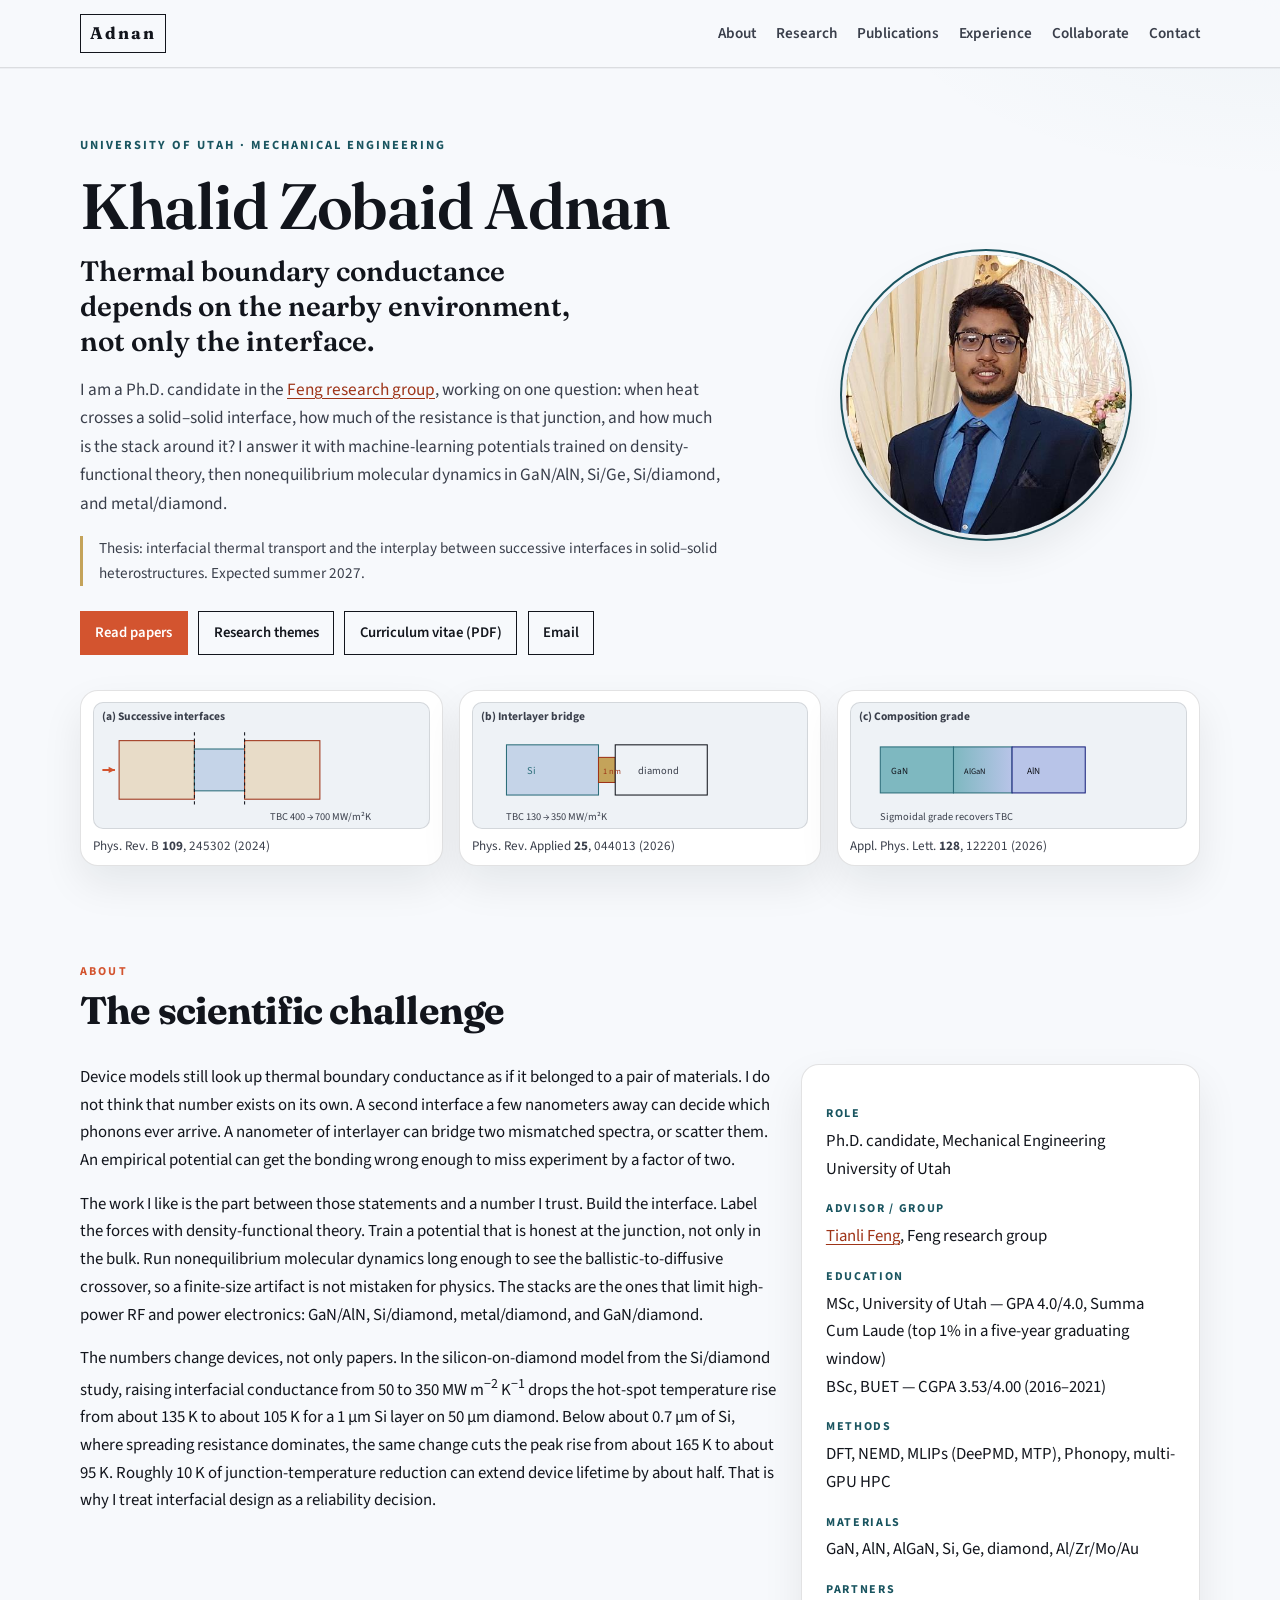
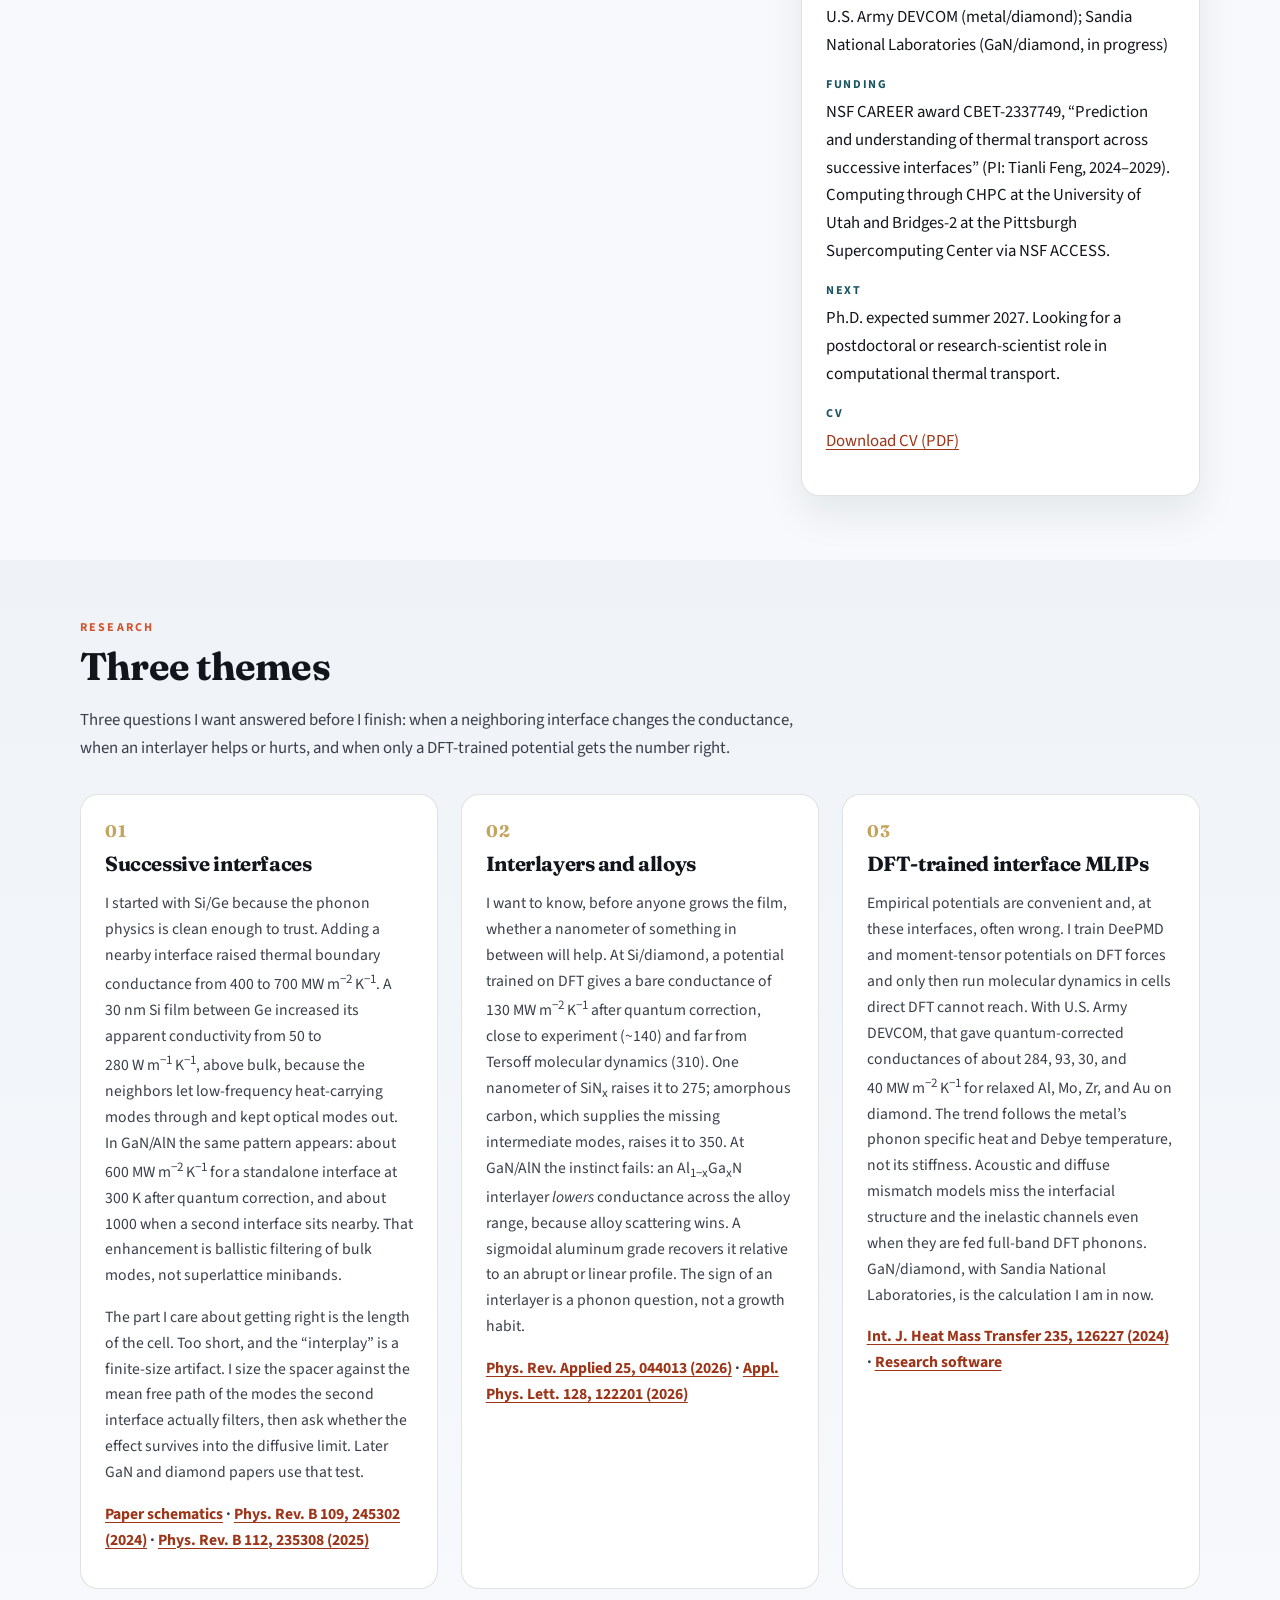
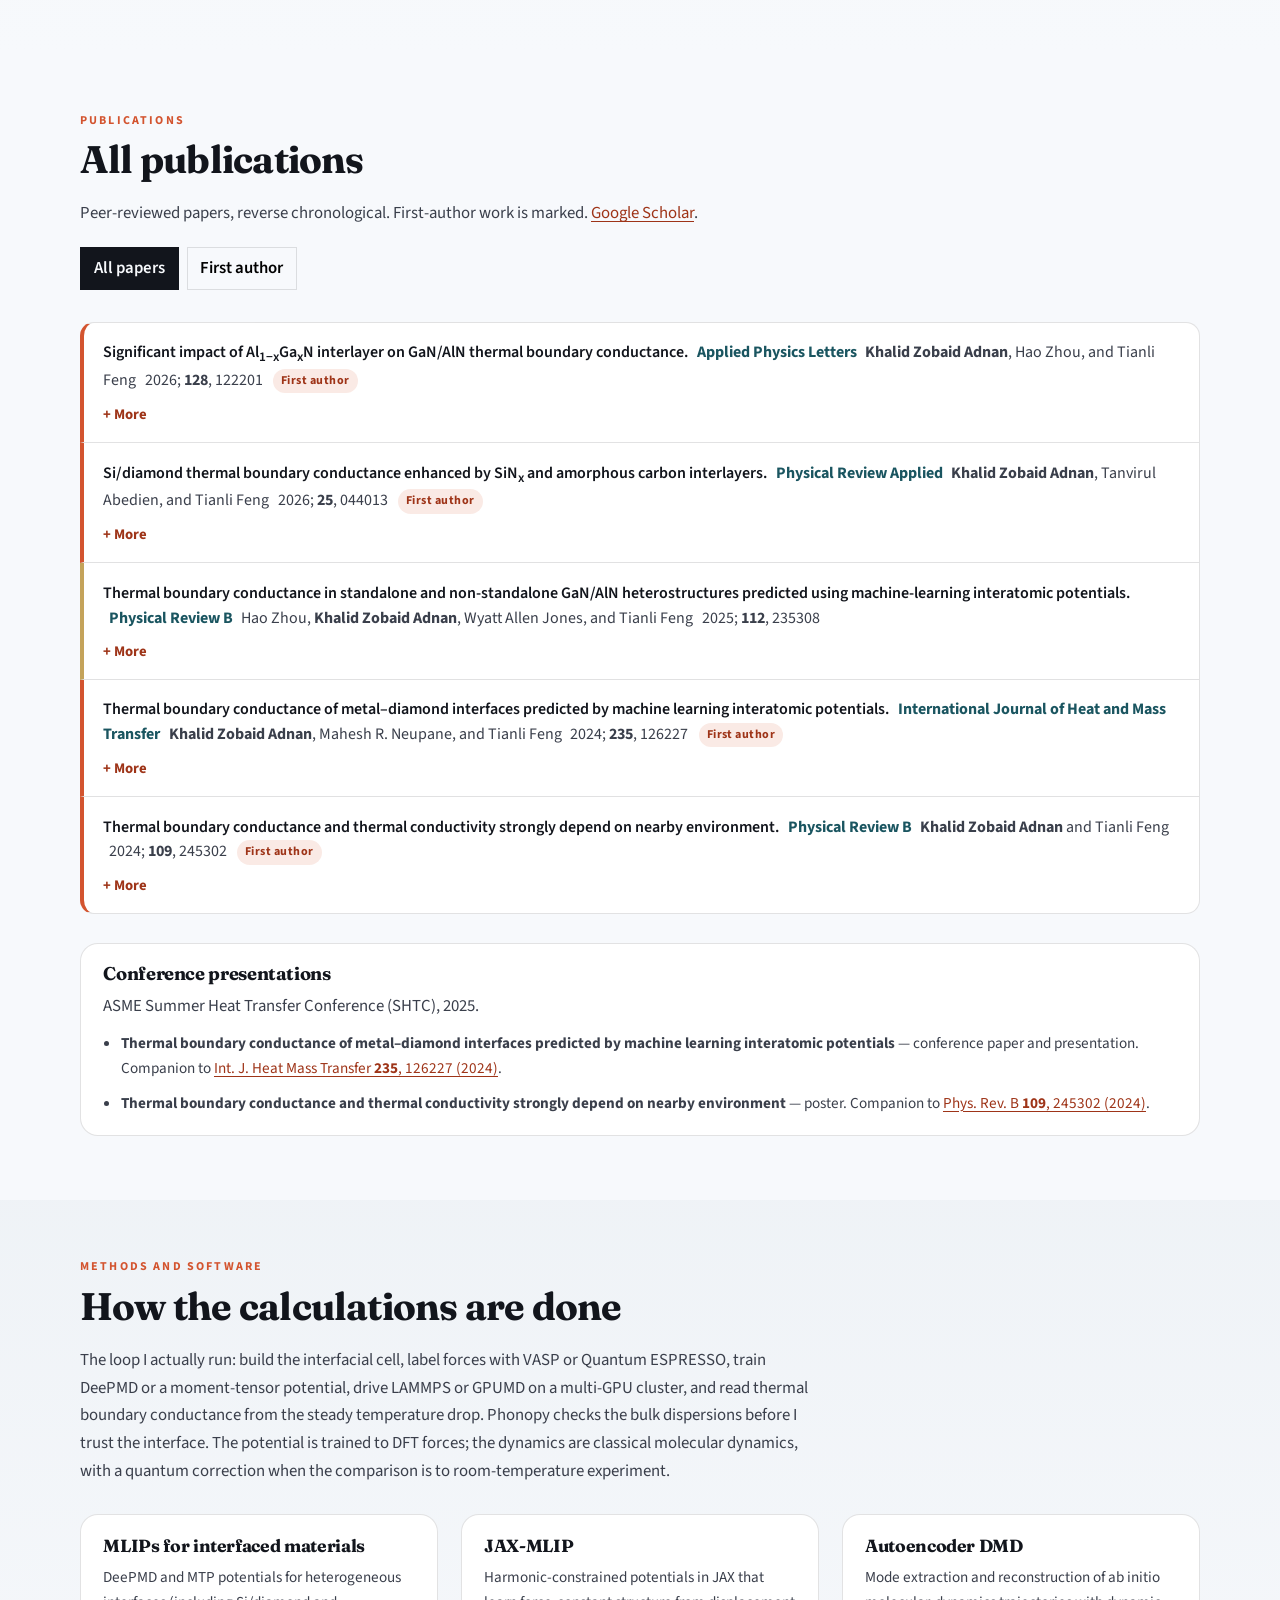
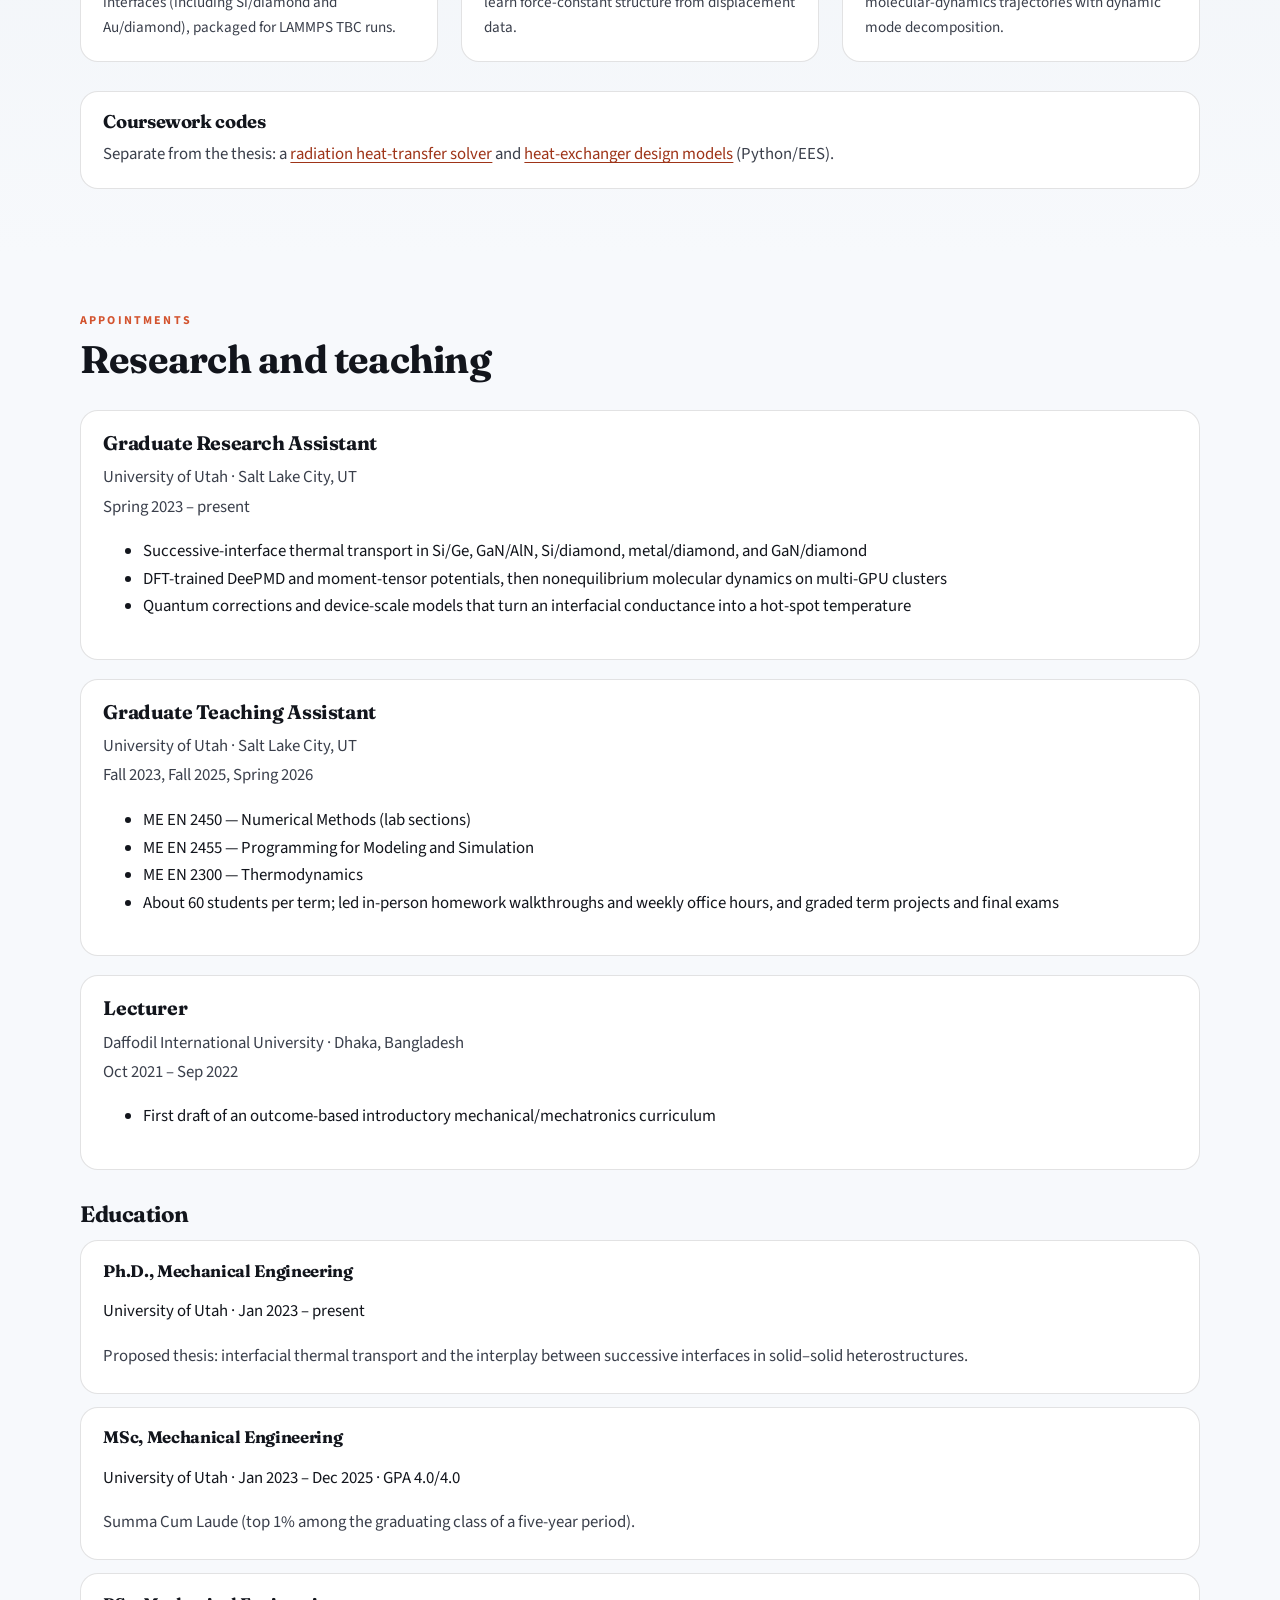
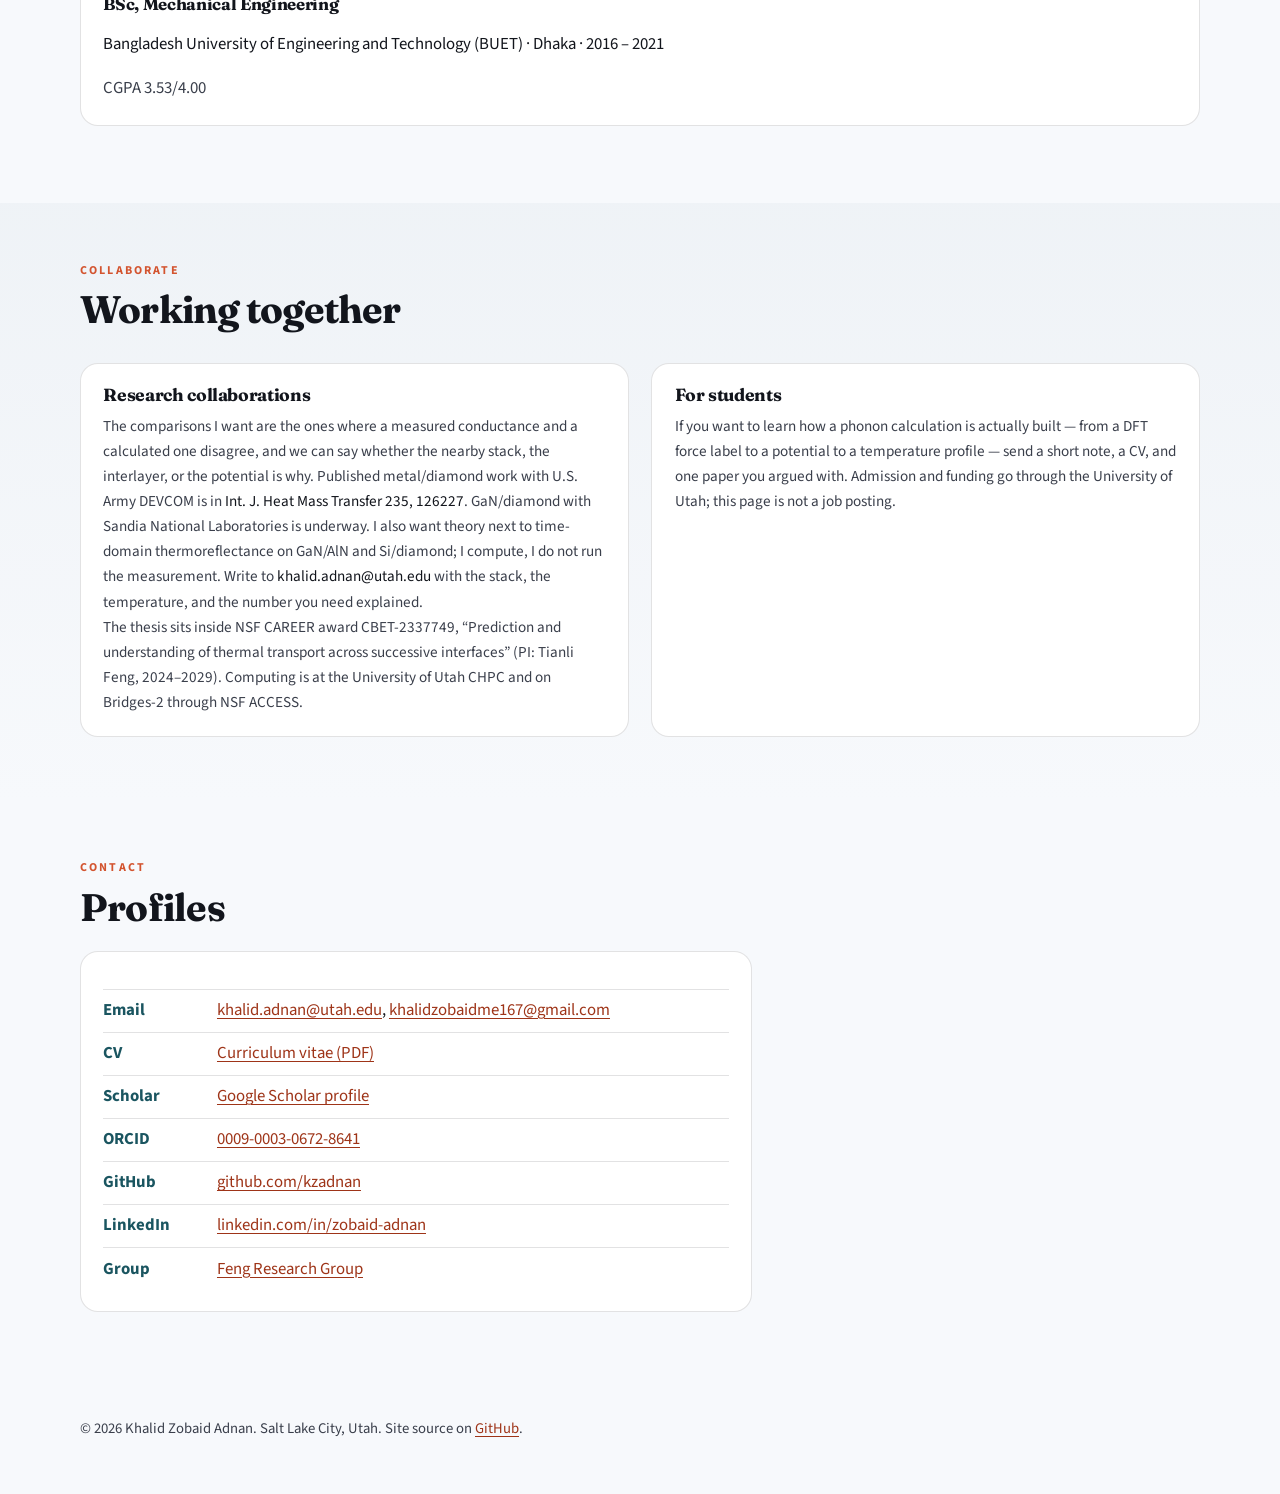
<file: index.html>
<!DOCTYPE html>
<html lang="en">
<head>
  <meta charset="UTF-8">
  <meta name="viewport" content="width=device-width, initial-scale=1">
  <title>Khalid Zobaid Adnan | Thermal boundary conductance in heterostructures</title>
  <meta name="description" content="Khalid Zobaid Adnan is a Ph.D. candidate in Mechanical Engineering at the University of Utah. He studies thermal boundary conductance in GaN/AlN, Si/Ge, Si/diamond, and metal/diamond stacks using DFT-trained machine-learning potentials and nonequilibrium molecular dynamics.">
  <meta name="author" content="Khalid Zobaid Adnan">
  <meta name="google-site-verification" content="PYgnlwF0awDZZ8U02YYCWoMwPbV5SCxylWDKqKboNOk">
  <link rel="canonical" href="https://kzadnan.github.io/">
  <link rel="sitemap" type="application/xml" title="Sitemap" href="https://kzadnan.github.io/sitemap.xml">
  <link rel="icon" type="image/svg+xml" href="assets/favicon.svg">
  <script type="application/ld+json">
  {
    "@context": "https://schema.org",
    "@type": "ProfilePage",
    "mainEntity": {
      "@type": "Person",
      "name": "Khalid Zobaid Adnan",
      "url": "https://kzadnan.github.io/",
      "jobTitle": "Ph.D. Candidate in Mechanical Engineering",
      "affiliation": {
        "@type": "Organization",
        "name": "University of Utah"
      },
      "email": [
        "mailto:khalid.adnan@utah.edu",
        "mailto:khalidzobaidme167@gmail.com"
      ],
      "sameAs": [
        "https://scholar.google.com/citations?user=MXLTLekAAAAJ",
        "https://github.com/kzadnan",
        "https://www.linkedin.com/in/zobaid-adnan/",
        "https://orcid.org/0009-0003-0672-8641",
        "https://feng.mech.utah.edu/"
      ],
      "description": "Computational phonon transport: thermal boundary conductance in solid-solid heterostructures using DFT-trained machine-learning interatomic potentials and nonequilibrium molecular dynamics."
    }
  }
  </script>
  <meta property="og:title" content="Khalid Zobaid Adnan | Thermal boundary conductance">
  <meta property="og:description" content="Ph.D. candidate, University of Utah. Thermal boundary conductance depends on nearby interfaces and interlayer chemistry in GaN, AlN, Si, Ge, and diamond stacks.">
  <meta property="og:type" content="website">
  <meta property="og:url" content="https://kzadnan.github.io/">
  <meta property="og:image" content="https://kzadnan.github.io/assets/profile.jpg">
  <meta name="twitter:card" content="summary">
  <link rel="preconnect" href="https://fonts.googleapis.com">
  <link rel="preconnect" href="https://fonts.gstatic.com" crossorigin>
  <link href="https://fonts.googleapis.com/css2?family=Fraunces:opsz,wght@9..144,500;9..144,600;9..144,700&family=Source+Sans+3:ital,wght@0,400;0,500;0,600;0,700;1,400&display=swap" rel="stylesheet">
  <link rel="stylesheet" href="css/style.css">
</head>
<body>
  <a class="skip-link" href="#main">Skip to content</a>

  <header class="site-header">
    <div class="header-inner">
      <a class="wordmark" href="#top">Adnan</a>
      <button class="nav-toggle" type="button" aria-expanded="false" aria-controls="site-nav" aria-label="Open menu">
        <span></span><span></span>
      </button>
      <nav id="site-nav" class="site-nav" aria-label="Primary">
        <a href="#about">About</a>
        <a href="#research">Research</a>
        <a href="#publications">Publications</a>
        <a href="#experience">Experience</a>
        <a href="#collaborate">Collaborate</a>
        <a href="#contact">Contact</a>
      </nav>
    </div>
  </header>

  <main id="main">
    <section id="top" class="hero">
      <div class="hero-main">
        <div class="hero-copy">
          <p class="eyebrow">University of Utah &middot; Mechanical Engineering</p>
          <h1>Khalid Zobaid Adnan</h1>
          <p class="claim">Thermal boundary conductance depends on the nearby environment, not only the interface.</p>
          <p class="lede">I am a Ph.D. candidate in the <a href="https://feng.mech.utah.edu/" target="_blank" rel="noopener">Feng research group</a>, working on one question: when heat crosses a solid&ndash;solid interface, how much of the resistance is that junction, and how much is the stack around it? I answer it with machine-learning potentials trained on density-functional theory, then nonequilibrium molecular dynamics in GaN/AlN, Si/Ge, Si/diamond, and metal/diamond.</p>
          <p class="thesis">Thesis: interfacial thermal transport and the interplay between successive interfaces in solid&ndash;solid heterostructures. Expected summer 2027.</p>
          <div class="hero-links">
            <a class="btn btn-primary" href="#publications">Read papers</a>
            <a class="btn" href="#research">Research themes</a>
            <a class="btn" href="assets/CV_Khalid_Zobaid_Adnan.pdf">Curriculum vitae (PDF)</a>
            <a class="btn" href="mailto:khalid.adnan@utah.edu">Email</a>
          </div>
        </div>
        <figure class="hero-photo">
          <img src="assets/profile.jpg" alt="Portrait of Khalid Zobaid Adnan" width="460" height="460">
        </figure>
      </div>

      <div class="hero-schematics" id="hero-schematics" aria-label="Schematics from published work">
        <figure class="paper-mini">
          <a href="#pub-prb-2024">
            <svg viewBox="0 0 320 120" role="img" aria-label="Ge–Si–Ge stack with two interfaces">
              <text x="8" y="16" font-size="11" font-weight="700" fill="#3a3f4b">(a) Successive interfaces</text>
              <rect x="24" y="36" width="72" height="56" fill="#e8dcc8" stroke="#9e3418"/>
              <rect x="96" y="44" width="48" height="40" fill="#c5d4e8" stroke="#2c6e7a"/>
              <rect x="144" y="36" width="72" height="56" fill="#e8dcc8" stroke="#9e3418"/>
              <line x1="96" y1="28" x2="96" y2="100" stroke="#12151c" stroke-dasharray="3 3"/>
              <line x1="144" y1="28" x2="144" y2="100" stroke="#12151c" stroke-dasharray="3 3"/>
              <path d="M8 64 L20 64" stroke="#d3542f" stroke-width="2"/><polygon points="20,64 14,61 14,67" fill="#d3542f"/>
              <text x="168" y="112" font-size="10" fill="#3a3f4b">TBC 400 → 700 MW/m²K</text>
            </svg>
            <figcaption>Phys. Rev. B <strong>109</strong>, 245302 (2024)</figcaption>
          </a>
        </figure>

        <figure class="paper-mini">
          <a href="#pub-pra-2026">
            <svg viewBox="0 0 320 120" role="img" aria-label="Si interlayer on diamond">
              <text x="8" y="16" font-size="11" font-weight="700" fill="#3a3f4b">(b) Interlayer bridge</text>
              <rect x="32" y="40" width="88" height="48" fill="#c5d4e8" stroke="#2c6e7a"/>
              <rect x="120" y="52" width="16" height="24" fill="#c4a35a" stroke="#9e3418"/>
              <rect x="136" y="40" width="88" height="48" fill="#eef2f6" stroke="#12151c"/>
              <text x="52" y="68" font-size="10" fill="#2c6e7a">Si</text>
              <text x="124" y="68" font-size="8" fill="#9e3418">1 nm</text>
              <text x="158" y="68" font-size="10" fill="#3a3f4b">diamond</text>
              <text x="32" y="112" font-size="10" fill="#3a3f4b">TBC 130 → 350 MW/m²K</text>
            </svg>
            <figcaption>Phys. Rev. Applied <strong>25</strong>, 044013 (2026)</figcaption>
          </a>
        </figure>

        <figure class="paper-mini">
          <a href="#pub-apl-2026">
            <svg viewBox="0 0 320 120" role="img" aria-label="Graded AlGaN at GaN/AlN">
              <text x="8" y="16" font-size="11" font-weight="700" fill="#3a3f4b">(c) Composition grade</text>
              <rect x="28" y="42" width="70" height="44" fill="#7eb8c0" stroke="#2c6e7a"/>
              <rect x="98" y="42" width="56" height="44" fill="url(#alganGrade)" stroke="#2c6e7a"/>
              <rect x="154" y="42" width="70" height="44" fill="#b8c4e8" stroke="#1a237e"/>
              <defs>
                <linearGradient id="alganGrade" x1="0" y1="0" x2="1" y2="0">
                  <stop offset="0%" stop-color="#7eb8c0"/>
                  <stop offset="100%" stop-color="#b8c4e8"/>
                </linearGradient>
              </defs>
              <text x="38" y="68" font-size="9" fill="#12151c">GaN</text>
              <text x="108" y="68" font-size="8" fill="#12151c">AlGaN</text>
              <text x="168" y="68" font-size="9" fill="#12151c">AlN</text>
              <text x="28" y="112" font-size="10" fill="#3a3f4b">Sigmoidal grade recovers TBC</text>
            </svg>
            <figcaption>Appl. Phys. Lett. <strong>128</strong>, 122201 (2026)</figcaption>
          </a>
        </figure>
      </div>
    </section>

    <section id="about" class="section">
      <div class="section-head">
        <p class="kicker">About</p>
        <h2>The scientific challenge</h2>
      </div>
      <div class="about-grid">
        <div class="prose">
          <p>Device models still look up thermal boundary conductance as if it belonged to a pair of materials. I do not think that number exists on its own. A second interface a few nanometers away can decide which phonons ever arrive. A nanometer of interlayer can bridge two mismatched spectra, or scatter them. An empirical potential can get the bonding wrong enough to miss experiment by a factor of two.</p>
          <p>The work I like is the part between those statements and a number I trust. Build the interface. Label the forces with density-functional theory. Train a potential that is honest at the junction, not only in the bulk. Run nonequilibrium molecular dynamics long enough to see the ballistic-to-diffusive crossover, so a finite-size artifact is not mistaken for physics. The stacks are the ones that limit high-power RF and power electronics: GaN/AlN, Si/diamond, metal/diamond, and GaN/diamond.</p>
          <p>The numbers change devices, not only papers. In the silicon-on-diamond model from the Si/diamond study, raising interfacial conductance from 50 to 350&nbsp;MW&nbsp;m<sup>&minus;2</sup>&nbsp;K<sup>&minus;1</sup> drops the hot-spot temperature rise from about 135&nbsp;K to about 105&nbsp;K for a 1&nbsp;&micro;m Si layer on 50&nbsp;&micro;m diamond. Below about 0.7&nbsp;&micro;m of Si, where spreading resistance dominates, the same change cuts the peak rise from about 165&nbsp;K to about 95&nbsp;K. Roughly 10&nbsp;K of junction-temperature reduction can extend device lifetime by about half. That is why I treat interfacial design as a reliability decision.</p>
        </div>
        <aside class="facts">
          <dl>
            <dt>Role</dt>
            <dd>Ph.D. candidate, Mechanical Engineering<br>University of Utah</dd>
            <dt>Advisor / group</dt>
            <dd><a href="https://feng.mech.utah.edu/" target="_blank" rel="noopener">Tianli Feng</a>, Feng research group</dd>
            <dt>Education</dt>
            <dd>MSc, University of Utah &mdash; GPA 4.0/4.0, Summa Cum Laude (top 1% in a five-year graduating window)<br>BSc, BUET &mdash; CGPA 3.53/4.00 (2016&ndash;2021)</dd>
            <dt>Methods</dt>
            <dd>DFT, NEMD, MLIPs (DeePMD, MTP), Phonopy, multi-GPU HPC</dd>
            <dt>Materials</dt>
            <dd>GaN, AlN, AlGaN, Si, Ge, diamond, Al/Zr/Mo/Au</dd>
            <dt>Partners</dt>
            <dd>U.S. Army DEVCOM (metal/diamond); Sandia National Laboratories (GaN/diamond, in progress)</dd>
            <dt>Funding</dt>
            <dd>NSF CAREER award CBET-2337749, &ldquo;Prediction and understanding of thermal transport across successive interfaces&rdquo; (PI: Tianli Feng, 2024&ndash;2029). Computing through CHPC at the University of Utah and Bridges-2 at the Pittsburgh Supercomputing Center via NSF ACCESS.</dd>
            <dt>Next</dt>
            <dd>Ph.D. expected summer 2027. Looking for a postdoctoral or research-scientist role in computational thermal transport.</dd>
            <dt>CV</dt>
            <dd><a href="assets/CV_Khalid_Zobaid_Adnan.pdf">Download CV (PDF)</a></dd>
          </dl>
        </aside>
      </div>
    </section>

    <section id="research" class="section section-alt">
      <div class="section-head">
        <p class="kicker">Research</p>
        <h2>Three themes</h2>
        <p class="section-lead">Three questions I want answered before I finish: when a neighboring interface changes the conductance, when an interlayer helps or hurts, and when only a DFT-trained potential gets the number right.</p>
      </div>

      <div class="theme-grid">
        <article class="theme">
          <span class="interest-num">01</span>
          <h3>Successive interfaces</h3>
          <p>I started with Si/Ge because the phonon physics is clean enough to trust. Adding a nearby interface raised thermal boundary conductance from 400 to 700&nbsp;MW&nbsp;m<sup>&minus;2</sup>&nbsp;K<sup>&minus;1</sup>. A 30&nbsp;nm Si film between Ge increased its apparent conductivity from 50 to 280&nbsp;W&nbsp;m<sup>&minus;1</sup>&nbsp;K<sup>&minus;1</sup>, above bulk, because the neighbors let low-frequency heat-carrying modes through and kept optical modes out. In GaN/AlN the same pattern appears: about 600&nbsp;MW&nbsp;m<sup>&minus;2</sup>&nbsp;K<sup>&minus;1</sup> for a standalone interface at 300&nbsp;K after quantum correction, and about 1000 when a second interface sits nearby. That enhancement is ballistic filtering of bulk modes, not superlattice minibands.</p>
          <p>The part I care about getting right is the length of the cell. Too short, and the &ldquo;interplay&rdquo; is a finite-size artifact. I size the spacer against the mean free path of the modes the second interface actually filters, then ask whether the effect survives into the diffusive limit. Later GaN and diamond papers use that test.</p>
          <p class="theme-links"><a href="#hero-schematics">Paper schematics</a> · <a href="#pub-prb-2024">Phys. Rev. B 109, 245302 (2024)</a> · <a href="#pub-prb-2025">Phys. Rev. B 112, 235308 (2025)</a></p>
        </article>

        <article class="theme">
          <span class="interest-num">02</span>
          <h3>Interlayers and alloys</h3>
          <p>I want to know, before anyone grows the film, whether a nanometer of something in between will help. At Si/diamond, a potential trained on DFT gives a bare conductance of 130&nbsp;MW&nbsp;m<sup>&minus;2</sup>&nbsp;K<sup>&minus;1</sup> after quantum correction, close to experiment (~140) and far from Tersoff molecular dynamics (310). One nanometer of SiN<sub>x</sub> raises it to 275; amorphous carbon, which supplies the missing intermediate modes, raises it to 350. At GaN/AlN the instinct fails: an Al<sub>1&minus;x</sub>Ga<sub>x</sub>N interlayer <em>lowers</em> conductance across the alloy range, because alloy scattering wins. A sigmoidal aluminum grade recovers it relative to an abrupt or linear profile. The sign of an interlayer is a phonon question, not a growth habit.</p>
          <p class="theme-links"><a href="#pub-pra-2026">Phys. Rev. Applied 25, 044013 (2026)</a> · <a href="#pub-apl-2026">Appl. Phys. Lett. 128, 122201 (2026)</a></p>
        </article>

        <article class="theme">
          <span class="interest-num">03</span>
          <h3>DFT-trained interface MLIPs</h3>
          <p>Empirical potentials are convenient and, at these interfaces, often wrong. I train DeePMD and moment-tensor potentials on DFT forces and only then run molecular dynamics in cells direct DFT cannot reach. With U.S. Army DEVCOM, that gave quantum-corrected conductances of about 284, 93, 30, and 40&nbsp;MW&nbsp;m<sup>&minus;2</sup>&nbsp;K<sup>&minus;1</sup> for relaxed Al, Mo, Zr, and Au on diamond. The trend follows the metal&rsquo;s phonon specific heat and Debye temperature, not its stiffness. Acoustic and diffuse mismatch models miss the interfacial structure and the inelastic channels even when they are fed full-band DFT phonons. GaN/diamond, with Sandia National Laboratories, is the calculation I am in now.</p>
          <p class="theme-links"><a href="#pub-ijhmt-2024">Int. J. Heat Mass Transfer 235, 126227 (2024)</a> · <a href="#software">Research software</a></p>
        </article>
      </div>
    </section>

    <section id="publications" class="section">
      <div class="section-head">
        <p class="kicker">Publications</p>
        <h2>All publications</h2>
        <p class="section-lead">Peer-reviewed papers, reverse chronological. First-author work is marked. <a href="https://scholar.google.com/citations?user=MXLTLekAAAAJ" target="_blank" rel="noopener">Google Scholar</a>.</p>
        <div class="pub-filters" role="group" aria-label="Filter publications">
          <button class="filter is-active" data-filter="all" type="button" aria-pressed="true">All papers</button>
          <button class="filter" data-filter="first" type="button" aria-pressed="false">First author</button>
        </div>
      </div>

      <ol class="pub-list">
        <li class="pub" id="pub-apl-2026" data-role="first">
          <p class="pub-line">
            <span class="pub-line-title">Significant impact of Al<sub>1−x</sub>Ga<sub>x</sub>N interlayer on GaN/AlN thermal boundary conductance.</span>
            <span class="pub-line-journal">Applied Physics Letters</span>
            <span class="pub-line-authors"><strong>Khalid Zobaid Adnan</strong>, Hao Zhou, and Tianli Feng</span>
            <span class="pub-line-biblio">2026; <strong>128</strong>, 122201</span>
            <span class="badge badge-inline">First author</span>
          </p>
          <details class="pub-expand">
            <summary>More</summary>
            <div class="pub-panel">
              <p class="pub-panel-label">Abstract</p>
              <p class="pub-abstract">AlN/GaN stacks in RF and power devices often contain an AlGaN interlayer, either from growth or to form a 2DEG. Using deep-learning potentials trained on DFT, we show that this interlayer <em>reduces</em> GaN/AlN thermal boundary conductance over the full alloy range &mdash; alloy scattering outweighs the usual phonon-bridge picture. A sigmoidal Al-composition grade recovers conductance relative to abrupt or linear profiles, giving a concrete electro-thermal design rule for III-nitride stacks.</p>
              <p class="pub-panel-label">Key message</p>
              <p class="pub-key-message">An AlGaN interlayer is not always a phonon bridge: alloy disorder can lower GaN/AlN TBC, but a graded composition profile can recover it.</p>
              <p class="pub-view-links">
                <a href="https://doi.org/10.1063/5.0323350" target="_blank" rel="noopener">View details for DOI 10.1063/5.0323350</a>
                <a href="https://arxiv.org/abs/2601.12151" target="_blank" rel="noopener">View details for arXiv:2601.12151</a>
              </p>
            </div>
          </details>
        </li>

        <li class="pub" id="pub-pra-2026" data-role="first">
          <p class="pub-line">
            <span class="pub-line-title">Si/diamond thermal boundary conductance enhanced by SiN<sub>x</sub> and amorphous carbon interlayers.</span>
            <span class="pub-line-journal">Physical Review Applied</span>
            <span class="pub-line-authors"><strong>Khalid Zobaid Adnan</strong>, Tanvirul Abedien, and Tianli Feng</span>
            <span class="pub-line-biblio">2026; <strong>25</strong>, 044013</span>
            <span class="badge badge-inline">First author</span>
          </p>
          <details class="pub-expand">
            <summary>More</summary>
            <div class="pub-panel">
              <p class="pub-panel-label">Abstract</p>
              <p class="pub-abstract">MLIP-driven nonequilibrium molecular dynamics, after quantum correction, gives a bare Si/diamond thermal boundary conductance of 130 MW m<sup>−2</sup> K<sup>−1</sup> &mdash; matching experiment (~140) and well below Tersoff MD or a first-principles diffuse mismatch estimate. A 1 nm SiN<sub>x</sub> interlayer approximately doubles TBC to 275; amorphous carbon raises it to 350 by bridging intermediate phonon modes. Device-level finite-element modeling shows a measurable reduction in peak chip temperature when these interlayers are included.</p>
              <p class="pub-panel-label">Key message</p>
              <p class="pub-key-message">Nanometer SiN<sub>x</sub> or amorphous-carbon interlayers can strongly boost Si/diamond TBC; DFT-trained MLIPs are needed to match experiment at the bare interface.</p>
              <p class="pub-view-links">
                <a href="https://doi.org/10.1103/84jf-svtg" target="_blank" rel="noopener">View details for DOI 10.1103/84jf-svtg</a>
                <a href="https://journals.aps.org/prapplied/abstract/10.1103/84jf-svtg" target="_blank" rel="noopener">View details for journal page</a>
              </p>
            </div>
          </details>
        </li>

        <li class="pub" id="pub-prb-2025" data-role="coauthor">
          <p class="pub-line">
            <span class="pub-line-title">Thermal boundary conductance in standalone and non-standalone GaN/AlN heterostructures predicted using machine-learning interatomic potentials.</span>
            <span class="pub-line-journal">Physical Review B</span>
            <span class="pub-line-authors">Hao Zhou, <strong>Khalid Zobaid Adnan</strong>, Wyatt Allen Jones, and Tianli Feng</span>
            <span class="pub-line-biblio">2025; <strong>112</strong>, 235308</span>
          </p>
          <details class="pub-expand">
            <summary>More</summary>
            <div class="pub-panel">
              <p class="pub-panel-label">Abstract</p>
              <p class="pub-abstract">Standalone GaN/AlN thermal boundary conductance is about 600 MW m<sup>−2</sup> K<sup>−1</sup> at 300 K after quantum correction, revising the wide spread from empirical potentials. Bringing a second interface nearby raises the original TBC to about 1000, and additional neighbors push it above 1150. The enhancement comes from ballistic filtering of existing bulk phonon modes, not superlattice minibands. We define a critical separation distance set by the mean free path of the filtered modes.</p>
              <p class="pub-panel-label">Key message</p>
              <p class="pub-key-message">GaN/AlN TBC is not a single-interface constant: a nearby junction can raise conductance by filtering which phonons reach the original interface.</p>
              <p class="pub-view-links">
                <a href="https://doi.org/10.1103/w7qp-tl6z" target="_blank" rel="noopener">View details for DOI 10.1103/w7qp-tl6z</a>
                <a href="https://arxiv.org/abs/2503.05084" target="_blank" rel="noopener">View details for arXiv:2503.05084</a>
              </p>
            </div>
          </details>
        </li>

        <li class="pub" id="pub-ijhmt-2024" data-role="first">
          <p class="pub-line">
            <span class="pub-line-title">Thermal boundary conductance of metal&ndash;diamond interfaces predicted by machine learning interatomic potentials.</span>
            <span class="pub-line-journal">International Journal of Heat and Mass Transfer</span>
            <span class="pub-line-authors"><strong>Khalid Zobaid Adnan</strong>, Mahesh R. Neupane, and Tianli Feng</span>
            <span class="pub-line-biblio">2024; <strong>235</strong>, 126227</span>
            <span class="badge badge-inline">First author</span>
          </p>
          <details class="pub-expand">
            <summary>More</summary>
            <div class="pub-panel">
              <p class="pub-panel-label">Abstract</p>
              <p class="pub-abstract">We built machine-learning interatomic potentials for Al, Mo, Zr, and Au on diamond and predicted quantum-corrected thermal boundary conductances of about 284, 93, 30, and 40 MW m<sup>−2</sup> K<sup>−1</sup>. Those resistances correspond to equivalent thermal thicknesses on the order of microns for some metals. Acoustic and diffuse mismatch models miss interfacial structure and inelastic transmission even with full-band DFT phonons. TBC correlates with the metal phonon specific heat and Debye temperature more closely than with elastic modulus.</p>
              <p class="pub-panel-label">Key message</p>
              <p class="pub-key-message">For metal&ndash;diamond contacts, pick the metal by its vibrational density of states (Debye scale), not stiffness alone &mdash; and apply quantum corrections before comparing to experiment.</p>
              <p class="pub-view-links">
                <a href="https://doi.org/10.1016/j.ijheatmasstransfer.2024.126227" target="_blank" rel="noopener">View details for DOI 10.1016/j.ijheatmasstransfer.2024.126227</a>
                <a href="https://arxiv.org/abs/2404.15465" target="_blank" rel="noopener">View details for arXiv:2404.15465</a>
              </p>
            </div>
          </details>
        </li>

        <li class="pub" id="pub-prb-2024" data-role="first">
          <p class="pub-line">
            <span class="pub-line-title">Thermal boundary conductance and thermal conductivity strongly depend on nearby environment.</span>
            <span class="pub-line-journal">Physical Review B</span>
            <span class="pub-line-authors"><strong>Khalid Zobaid Adnan</strong> and Tianli Feng</span>
            <span class="pub-line-biblio">2024; <strong>109</strong>, 245302</span>
            <span class="badge badge-inline">First author</span>
          </p>
          <details class="pub-expand">
            <summary>More</summary>
            <div class="pub-panel">
              <p class="pub-panel-label">Abstract</p>
              <p class="pub-abstract">Thermal boundary conductance is often treated as a property of a single interface. Here, adding a nearby interface after Si/Ge raises TBC from 400 to 700 MW m<sup>−2</sup> K<sup>−1</sup> because the second junction filters phonon modes. Sandwiching 30 nm of Si between Ge slabs raises its apparent thermal conductivity from 50 to 280 W m<sup>−1</sup> K<sup>−1</sup> &mdash; above bulk Si &mdash; by admitting low-frequency heat-carrying modes and rejecting optical ones. The effect vanishes when interface spacing exceeds the relevant mean free paths.</p>
              <p class="pub-panel-label">Key message</p>
              <p class="pub-key-message">TBC and even a thin film&rsquo;s apparent &kappa; depend on what sits next door; successive interfaces act as phonon filters until separation exceeds a mean-free-path scale.</p>
              <p class="pub-view-links">
                <a href="https://doi.org/10.1103/PhysRevB.109.245302" target="_blank" rel="noopener">View details for DOI 10.1103/PhysRevB.109.245302</a>
                <a href="https://journals.aps.org/prb/abstract/10.1103/PhysRevB.109.245302" target="_blank" rel="noopener">View details for journal page</a>
              </p>
            </div>
          </details>
        </li>
      </ol>

      <div class="coursework">
        <h3>Conference presentations</h3>
        <p>ASME Summer Heat Transfer Conference (SHTC), 2025.</p>
        <ul class="talk-list">
          <li><strong>Thermal boundary conductance of metal&ndash;diamond interfaces predicted by machine learning interatomic potentials</strong> &mdash; conference paper and presentation. Companion to <a href="#pub-ijhmt-2024">Int. J. Heat Mass Transfer <strong>235</strong>, 126227 (2024)</a>.</li>
          <li><strong>Thermal boundary conductance and thermal conductivity strongly depend on nearby environment</strong> &mdash; poster. Companion to <a href="#pub-prb-2024">Phys. Rev. B <strong>109</strong>, 245302 (2024)</a>.</li>
        </ul>
      </div>
    </section>

    <section id="software" class="section section-alt">
      <div class="section-head">
        <p class="kicker">Methods and software</p>
        <h2>How the calculations are done</h2>
        <p class="section-lead">The loop I actually run: build the interfacial cell, label forces with VASP or Quantum ESPRESSO, train DeePMD or a moment-tensor potential, drive LAMMPS or GPUMD on a multi-GPU cluster, and read thermal boundary conductance from the steady temperature drop. Phonopy checks the bulk dispersions before I trust the interface. The potential is trained to DFT forces; the dynamics are classical molecular dynamics, with a quantum correction when the comparison is to room-temperature experiment.</p>
      </div>
      <div class="software-grid">
        <article class="soft">
          <h3><a href="https://github.com/kzadnan/Machine_Learning_Interatomic_Potential_for_interfaced_Materials" target="_blank" rel="noopener">MLIPs for interfaced materials</a></h3>
          <p>DeePMD and MTP potentials for heterogeneous interfaces (including Si/diamond and Au/diamond), packaged for LAMMPS TBC runs.</p>
        </article>
        <article class="soft">
          <h3><a href="https://github.com/kzadnan/JAX-MLIP" target="_blank" rel="noopener">JAX-MLIP</a></h3>
          <p>Harmonic-constrained potentials in JAX that learn force-constant structure from displacement data.</p>
        </article>
        <article class="soft">
          <h3><a href="https://github.com/kzadnan/Autoencoder_NN_DMD" target="_blank" rel="noopener">Autoencoder DMD</a></h3>
          <p>Mode extraction and reconstruction of ab initio molecular-dynamics trajectories with dynamic mode decomposition.</p>
        </article>
      </div>
      <div class="coursework">
        <h3>Coursework codes</h3>
        <p>Separate from the thesis: a <a href="https://github.com/kzadnan/blackbody_radiation" target="_blank" rel="noopener">radiation heat-transfer solver</a> and <a href="https://github.com/kzadnan/Design_problem_HX" target="_blank" rel="noopener">heat-exchanger design models</a> (Python/EES).</p>
      </div>
    </section>

    <section id="experience" class="section">
      <div class="section-head">
        <p class="kicker">Appointments</p>
        <h2>Research and teaching</h2>
      </div>
      <div class="timeline">
        <article class="post">
          <header>
            <h3>Graduate Research Assistant</h3>
            <p class="org">University of Utah &middot; Salt Lake City, UT</p>
            <p class="when">Spring 2023 &ndash; present</p>
          </header>
          <ul>
            <li>Successive-interface thermal transport in Si/Ge, GaN/AlN, Si/diamond, metal/diamond, and GaN/diamond</li>
            <li>DFT-trained DeePMD and moment-tensor potentials, then nonequilibrium molecular dynamics on multi-GPU clusters</li>
            <li>Quantum corrections and device-scale models that turn an interfacial conductance into a hot-spot temperature</li>
          </ul>
        </article>
        <article class="post">
          <header>
            <h3>Graduate Teaching Assistant</h3>
            <p class="org">University of Utah &middot; Salt Lake City, UT</p>
            <p class="when">Fall 2023, Fall 2025, Spring 2026</p>
          </header>
          <ul>
            <li>ME EN 2450 &mdash; Numerical Methods (lab sections)</li>
            <li>ME EN 2455 &mdash; Programming for Modeling and Simulation</li>
            <li>ME EN 2300 &mdash; Thermodynamics</li>
            <li>About 60 students per term; led in-person homework walkthroughs and weekly office hours, and graded term projects and final exams</li>
          </ul>
        </article>
        <article class="post">
          <header>
            <h3>Lecturer</h3>
            <p class="org">Daffodil International University &middot; Dhaka, Bangladesh</p>
            <p class="when">Oct 2021 &ndash; Sep 2022</p>
          </header>
          <ul>
            <li>First draft of an outcome-based introductory mechanical/mechatronics curriculum</li>
          </ul>
        </article>
      </div>

      <div class="edu-block">
        <h3>Education</h3>
        <article class="edu">
          <div>
            <h4>Ph.D., Mechanical Engineering</h4>
            <p>University of Utah &middot; Jan 2023 &ndash; present</p>
            <p class="muted">Proposed thesis: interfacial thermal transport and the interplay between successive interfaces in solid&ndash;solid heterostructures.</p>
          </div>
        </article>
        <article class="edu">
          <div>
            <h4>MSc, Mechanical Engineering</h4>
            <p>University of Utah &middot; Jan 2023 &ndash; Dec 2025 &middot; GPA 4.0/4.0</p>
            <p class="muted">Summa Cum Laude (top 1% among the graduating class of a five-year period).</p>
          </div>
        </article>
        <article class="edu">
          <div>
            <h4>BSc, Mechanical Engineering</h4>
            <p>Bangladesh University of Engineering and Technology (BUET) &middot; Dhaka &middot; 2016 &ndash; 2021</p>
            <p class="muted">CGPA 3.53/4.00</p>
          </div>
        </article>
      </div>
    </section>

    <section id="collaborate" class="section section-alt">
      <div class="section-head">
        <p class="kicker">Collaborate</p>
        <h2>Working together</h2>
      </div>
      <div class="collab-grid">
        <article class="soft">
          <h3>Research collaborations</h3>
          <p>The comparisons I want are the ones where a measured conductance and a calculated one disagree, and we can say whether the nearby stack, the interlayer, or the potential is why. Published metal/diamond work with U.S. Army DEVCOM is in <a href="#pub-ijhmt-2024">Int. J. Heat Mass Transfer 235, 126227</a>. GaN/diamond with Sandia National Laboratories is underway. I also want theory next to time-domain thermoreflectance on GaN/AlN and Si/diamond; I compute, I do not run the measurement. Write to <a href="mailto:khalid.adnan@utah.edu">khalid.adnan@utah.edu</a> with the stack, the temperature, and the number you need explained.</p>
          <p>The thesis sits inside NSF CAREER award CBET-2337749, &ldquo;Prediction and understanding of thermal transport across successive interfaces&rdquo; (PI: Tianli Feng, 2024&ndash;2029). Computing is at the University of Utah CHPC and on Bridges-2 through NSF ACCESS.</p>
        </article>
        <article class="soft">
          <h3>For students</h3>
          <p>If you want to learn how a phonon calculation is actually built &mdash; from a DFT force label to a potential to a temperature profile &mdash; send a short note, a CV, and one paper you argued with. Admission and funding go through the University of Utah; this page is not a job posting.</p>
        </article>
      </div>
    </section>

    <section id="contact" class="section">
      <div class="section-head">
        <p class="kicker">Contact</p>
        <h2>Profiles</h2>
      </div>
      <div class="contact-card">
        <ul class="contact-list">
          <li>
            <span>Email</span>
            <span>
              <a href="mailto:khalid.adnan@utah.edu">khalid.adnan@utah.edu</a>,
              <a href="mailto:khalidzobaidme167@gmail.com">khalidzobaidme167@gmail.com</a>
            </span>
          </li>
          <li><span>CV</span> <a href="assets/CV_Khalid_Zobaid_Adnan.pdf">Curriculum vitae (PDF)</a></li>
          <li><span>Scholar</span> <a href="https://scholar.google.com/citations?user=MXLTLekAAAAJ" target="_blank" rel="noopener">Google Scholar profile</a></li>
          <li><span>ORCID</span> <a href="https://orcid.org/0009-0003-0672-8641" target="_blank" rel="noopener">0009-0003-0672-8641</a></li>
          <li><span>GitHub</span> <a href="https://github.com/kzadnan" target="_blank" rel="noopener">github.com/kzadnan</a></li>
          <li><span>LinkedIn</span> <a href="https://www.linkedin.com/in/zobaid-adnan/" target="_blank" rel="noopener">linkedin.com/in/zobaid-adnan</a></li>
          <li><span>Group</span> <a href="https://feng.mech.utah.edu/" target="_blank" rel="noopener">Feng Research Group</a></li>
        </ul>
      </div>
    </section>
  </main>

  <footer class="site-footer">
    <p>&copy; <span id="year"></span> Khalid Zobaid Adnan. Salt Lake City, Utah. Site source on <a href="https://github.com/kzadnan/kzadnan.github.io" target="_blank" rel="noopener">GitHub</a>.</p>
  </footer>

  <script src="js/main.js"></script>
</body>
</html>
</file>
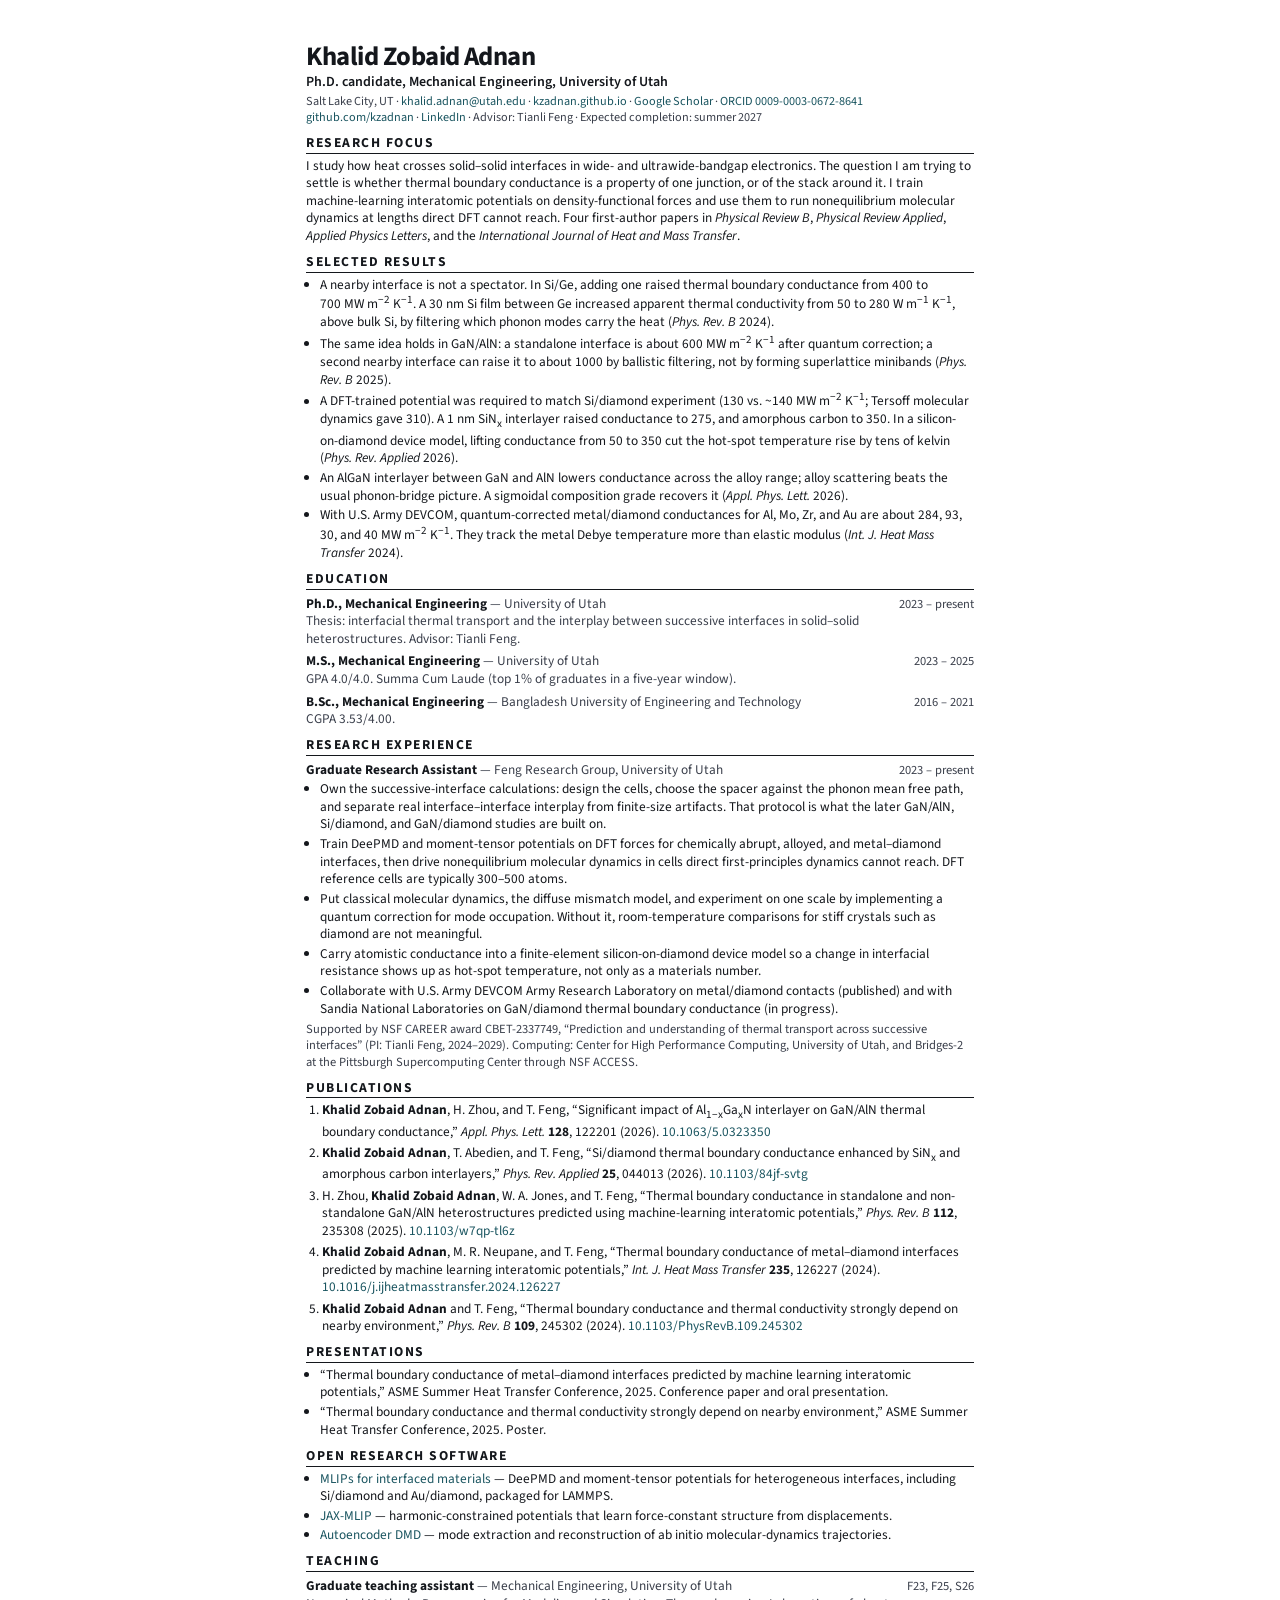
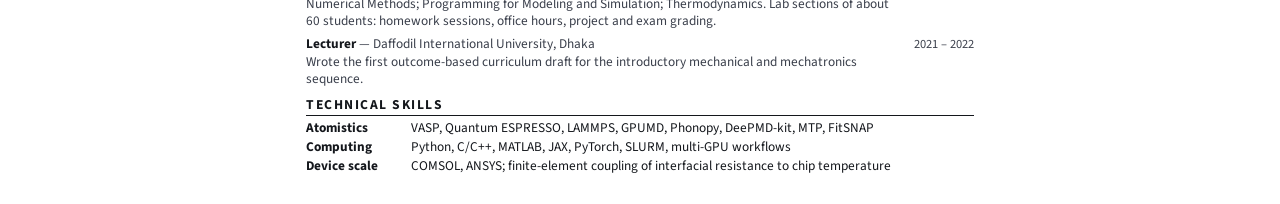
<file: cv/index.html>
<!DOCTYPE html>
<html lang="en">
<head>
<meta charset="utf-8">
<meta name="viewport" content="width=device-width, initial-scale=1">
<title>Khalid Zobaid Adnan | Curriculum vitae</title>
<link rel="canonical" href="https://kzadnan.github.io/cv/">
<link rel="preconnect" href="https://fonts.googleapis.com">
<link rel="preconnect" href="https://fonts.gstatic.com" crossorigin>
<link href="https://fonts.googleapis.com/css2?family=Source+Sans+3:ital,wght@0,400;0,600;0,700;1,400&display=swap" rel="stylesheet">
<style>
  @page { size: letter; margin: 0.52in 0.62in; }
  * { box-sizing: border-box; }
  body {
    margin: 0 auto;
    max-width: 7.25in;
    padding: 0.45in 0.15in 0.3in;
    font-family: "Source Sans 3", "Segoe UI", Arial, sans-serif;
    font-size: 10pt;
    line-height: 1.32;
    color: #14171c;
  }
  a { color: #1a5560; text-decoration: none; }
  header { margin-bottom: 0.15em; }
  h1 {
    margin: 0;
    font-size: 20pt;
    letter-spacing: -0.02em;
    line-height: 1.05;
  }
  .identity {
    margin: 0.12em 0 0;
    font-size: 10.5pt;
    font-weight: 600;
  }
  .contact {
    margin: 0.15em 0 0;
    font-size: 9.2pt;
    color: #3a3f4b;
  }
  h2 {
    margin: 0.62em 0 0.22em;
    padding-bottom: 0.06em;
    border-bottom: 1.5px solid #14171c;
    font-size: 10.2pt;
    letter-spacing: 0.11em;
    text-transform: uppercase;
  }
  p { margin: 0 0 0.28em; }
  ul { margin: 0.12em 0 0; padding-left: 1.05em; }
  li { margin-bottom: 0.16em; break-inside: avoid; }
  h2, .row { break-inside: avoid; break-after: avoid; }
  .row {
    display: flex;
    justify-content: space-between;
    align-items: baseline;
    gap: 1em;
    margin-top: 0.38em;
  }
  .role { font-weight: 700; }
  .where { color: #3a3f4b; }
  .when { white-space: nowrap; color: #3a3f4b; font-size: 9.4pt; }
  .sub { margin: 0.05em 0 0; color: #3a3f4b; }
  ol.pubs { margin: 0.1em 0 0; padding-left: 1.2em; }
  ol.pubs li { margin-bottom: 0.28em; }
  .venue { font-style: italic; }
  .me { font-weight: 700; }
  .finding { color: #3a3f4b; }
  .skills {
    display: grid;
    grid-template-columns: 7.4em 1fr;
    gap: 0.12em 0.45em;
    margin: 0.15em 0 0;
  }
  .skills dt { font-weight: 700; }
  .skills dd { margin: 0; }
  .support { margin: 0.28em 0 0; color: #3a3f4b; font-size: 9.4pt; }
  @media print {
    body { padding: 0; max-width: none; }
    a { color: inherit; }
  }
</style>
</head>
<body>

<header>
  <h1>Khalid Zobaid Adnan</h1>
  <p class="identity">Ph.D. candidate, Mechanical Engineering, University of Utah</p>
  <p class="contact">
    Salt Lake City, UT &middot;
    <a href="mailto:khalid.adnan@utah.edu">khalid.adnan@utah.edu</a> &middot;
    <a href="https://kzadnan.github.io">kzadnan.github.io</a> &middot;
    <a href="https://scholar.google.com/citations?user=MXLTLekAAAAJ">Google Scholar</a> &middot;
    <a href="https://orcid.org/0009-0003-0672-8641">ORCID 0009-0003-0672-8641</a><br>
    <a href="https://github.com/kzadnan">github.com/kzadnan</a> &middot;
    <a href="https://www.linkedin.com/in/zobaid-adnan/">LinkedIn</a> &middot;
    Advisor: Tianli Feng &middot;
    Expected completion: summer 2027
  </p>
</header>

<h2>Research focus</h2>
<p>I study how heat crosses solid&ndash;solid interfaces in wide- and ultrawide-bandgap electronics. The question I am trying to settle is whether thermal boundary conductance is a property of one junction, or of the stack around it. I train machine-learning interatomic potentials on density-functional forces and use them to run nonequilibrium molecular dynamics at lengths direct DFT cannot reach. Four first-author papers in <span class="venue">Physical Review B</span>, <span class="venue">Physical Review Applied</span>, <span class="venue">Applied Physics Letters</span>, and the <span class="venue">International Journal of Heat and Mass Transfer</span>.</p>

<h2>Selected results</h2>
<ul>
  <li>A nearby interface is not a spectator. In Si/Ge, adding one raised thermal boundary conductance from 400 to 700&nbsp;MW&nbsp;m<sup>&minus;2</sup>&nbsp;K<sup>&minus;1</sup>. A 30&nbsp;nm Si film between Ge increased apparent thermal conductivity from 50 to 280&nbsp;W&nbsp;m<sup>&minus;1</sup>&nbsp;K<sup>&minus;1</sup>, above bulk Si, by filtering which phonon modes carry the heat (<span class="venue">Phys. Rev. B</span> 2024).</li>
  <li>The same idea holds in GaN/AlN: a standalone interface is about 600&nbsp;MW&nbsp;m<sup>&minus;2</sup>&nbsp;K<sup>&minus;1</sup> after quantum correction; a second nearby interface can raise it to about 1000 by ballistic filtering, not by forming superlattice minibands (<span class="venue">Phys. Rev. B</span> 2025).</li>
  <li>A DFT-trained potential was required to match Si/diamond experiment (130 vs. ~140&nbsp;MW&nbsp;m<sup>&minus;2</sup>&nbsp;K<sup>&minus;1</sup>; Tersoff molecular dynamics gave 310). A 1&nbsp;nm SiN<sub>x</sub> interlayer raised conductance to 275, and amorphous carbon to 350. In a silicon-on-diamond device model, lifting conductance from 50 to 350 cut the hot-spot temperature rise by tens of kelvin (<span class="venue">Phys. Rev. Applied</span> 2026).</li>
  <li>An AlGaN interlayer between GaN and AlN lowers conductance across the alloy range; alloy scattering beats the usual phonon-bridge picture. A sigmoidal composition grade recovers it (<span class="venue">Appl. Phys. Lett.</span> 2026).</li>
  <li>With U.S. Army DEVCOM, quantum-corrected metal/diamond conductances for Al, Mo, Zr, and Au are about 284, 93, 30, and 40&nbsp;MW&nbsp;m<sup>&minus;2</sup>&nbsp;K<sup>&minus;1</sup>. They track the metal Debye temperature more than elastic modulus (<span class="venue">Int. J. Heat Mass Transfer</span> 2024).</li>
</ul>

<h2>Education</h2>
<div class="row">
  <div>
    <span class="role">Ph.D., Mechanical Engineering</span>
    <span class="where"> &mdash; University of Utah</span><br>
    <span class="sub">Thesis: interfacial thermal transport and the interplay between successive interfaces in solid&ndash;solid heterostructures. Advisor: Tianli Feng.</span>
  </div>
  <div class="when">2023 &ndash; present</div>
</div>
<div class="row">
  <div>
    <span class="role">M.S., Mechanical Engineering</span>
    <span class="where"> &mdash; University of Utah</span><br>
    <span class="sub">GPA 4.0/4.0. Summa Cum Laude (top 1% of graduates in a five-year window).</span>
  </div>
  <div class="when">2023 &ndash; 2025</div>
</div>
<div class="row">
  <div>
    <span class="role">B.Sc., Mechanical Engineering</span>
    <span class="where"> &mdash; Bangladesh University of Engineering and Technology</span><br>
    <span class="sub">CGPA 3.53/4.00.</span>
  </div>
  <div class="when">2016 &ndash; 2021</div>
</div>

<h2>Research experience</h2>
<div class="row">
  <div>
    <span class="role">Graduate Research Assistant</span>
    <span class="where"> &mdash; Feng Research Group, University of Utah</span>
  </div>
  <div class="when">2023 &ndash; present</div>
</div>
<ul>
  <li>Own the successive-interface calculations: design the cells, choose the spacer against the phonon mean free path, and separate real interface&ndash;interface interplay from finite-size artifacts. That protocol is what the later GaN/AlN, Si/diamond, and GaN/diamond studies are built on.</li>
  <li>Train DeePMD and moment-tensor potentials on DFT forces for chemically abrupt, alloyed, and metal&ndash;diamond interfaces, then drive nonequilibrium molecular dynamics in cells direct first-principles dynamics cannot reach. DFT reference cells are typically 300&ndash;500 atoms.</li>
  <li>Put classical molecular dynamics, the diffuse mismatch model, and experiment on one scale by implementing a quantum correction for mode occupation. Without it, room-temperature comparisons for stiff crystals such as diamond are not meaningful.</li>
  <li>Carry atomistic conductance into a finite-element silicon-on-diamond device model so a change in interfacial resistance shows up as hot-spot temperature, not only as a materials number.</li>
  <li>Collaborate with U.S. Army DEVCOM Army Research Laboratory on metal/diamond contacts (published) and with Sandia National Laboratories on GaN/diamond thermal boundary conductance (in progress).</li>
</ul>
<p class="support">Supported by NSF CAREER award CBET-2337749, &ldquo;Prediction and understanding of thermal transport across successive interfaces&rdquo; (PI: Tianli Feng, 2024&ndash;2029). Computing: Center for High Performance Computing, University of Utah, and Bridges-2 at the Pittsburgh Supercomputing Center through NSF ACCESS.</p>

<h2>Publications</h2>
<ol class="pubs">
  <li><span class="me">Khalid Zobaid Adnan</span>, H. Zhou, and T. Feng, &ldquo;Significant impact of Al<sub>1&minus;x</sub>Ga<sub>x</sub>N interlayer on GaN/AlN thermal boundary conductance,&rdquo; <span class="venue">Appl. Phys. Lett.</span> <strong>128</strong>, 122201 (2026). <a href="https://doi.org/10.1063/5.0323350">10.1063/5.0323350</a></li>
  <li><span class="me">Khalid Zobaid Adnan</span>, T. Abedien, and T. Feng, &ldquo;Si/diamond thermal boundary conductance enhanced by SiN<sub>x</sub> and amorphous carbon interlayers,&rdquo; <span class="venue">Phys. Rev. Applied</span> <strong>25</strong>, 044013 (2026). <a href="https://doi.org/10.1103/84jf-svtg">10.1103/84jf-svtg</a></li>
  <li>H. Zhou, <span class="me">Khalid Zobaid Adnan</span>, W. A. Jones, and T. Feng, &ldquo;Thermal boundary conductance in standalone and non-standalone GaN/AlN heterostructures predicted using machine-learning interatomic potentials,&rdquo; <span class="venue">Phys. Rev. B</span> <strong>112</strong>, 235308 (2025). <a href="https://doi.org/10.1103/w7qp-tl6z">10.1103/w7qp-tl6z</a></li>
  <li><span class="me">Khalid Zobaid Adnan</span>, M. R. Neupane, and T. Feng, &ldquo;Thermal boundary conductance of metal&ndash;diamond interfaces predicted by machine learning interatomic potentials,&rdquo; <span class="venue">Int. J. Heat Mass Transfer</span> <strong>235</strong>, 126227 (2024). <a href="https://doi.org/10.1016/j.ijheatmasstransfer.2024.126227">10.1016/j.ijheatmasstransfer.2024.126227</a></li>
  <li><span class="me">Khalid Zobaid Adnan</span> and T. Feng, &ldquo;Thermal boundary conductance and thermal conductivity strongly depend on nearby environment,&rdquo; <span class="venue">Phys. Rev. B</span> <strong>109</strong>, 245302 (2024). <a href="https://doi.org/10.1103/PhysRevB.109.245302">10.1103/PhysRevB.109.245302</a></li>
</ol>

<h2>Presentations</h2>
<ul>
  <li>&ldquo;Thermal boundary conductance of metal&ndash;diamond interfaces predicted by machine learning interatomic potentials,&rdquo; ASME Summer Heat Transfer Conference, 2025. Conference paper and oral presentation.</li>
  <li>&ldquo;Thermal boundary conductance and thermal conductivity strongly depend on nearby environment,&rdquo; ASME Summer Heat Transfer Conference, 2025. Poster.</li>
</ul>

<h2>Open research software</h2>
<ul>
  <li><a href="https://github.com/kzadnan/Machine_Learning_Interatomic_Potential_for_interfaced_Materials">MLIPs for interfaced materials</a> &mdash; DeePMD and moment-tensor potentials for heterogeneous interfaces, including Si/diamond and Au/diamond, packaged for LAMMPS.</li>
  <li><a href="https://github.com/kzadnan/JAX-MLIP">JAX-MLIP</a> &mdash; harmonic-constrained potentials that learn force-constant structure from displacements.</li>
  <li><a href="https://github.com/kzadnan/Autoencoder_NN_DMD">Autoencoder DMD</a> &mdash; mode extraction and reconstruction of ab initio molecular-dynamics trajectories.</li>
</ul>

<h2>Teaching</h2>
<div class="row">
  <div>
    <span class="role">Graduate teaching assistant</span>
    <span class="where"> &mdash; Mechanical Engineering, University of Utah</span><br>
    <span class="sub">Numerical Methods; Programming for Modeling and Simulation; Thermodynamics. Lab sections of about 60 students: homework sessions, office hours, project and exam grading.</span>
  </div>
  <div class="when">F23, F25, S26</div>
</div>
<div class="row">
  <div>
    <span class="role">Lecturer</span>
    <span class="where"> &mdash; Daffodil International University, Dhaka</span><br>
    <span class="sub">Wrote the first outcome-based curriculum draft for the introductory mechanical and mechatronics sequence.</span>
  </div>
  <div class="when">2021 &ndash; 2022</div>
</div>

<h2>Technical skills</h2>
<dl class="skills">
  <dt>Atomistics</dt>
  <dd>VASP, Quantum ESPRESSO, LAMMPS, GPUMD, Phonopy, DeePMD-kit, MTP, FitSNAP</dd>
  <dt>Computing</dt>
  <dd>Python, C/C++, MATLAB, JAX, PyTorch, SLURM, multi-GPU workflows</dd>
  <dt>Device scale</dt>
  <dd>COMSOL, ANSYS; finite-element coupling of interfacial resistance to chip temperature</dd>
</dl>

</body>
</html>
</file>
<file: css/style.css>
:root {
  --ink: #12151c;
  --ink-soft: #3a3f4b;
  --paper: #f7f9fc;
  --paper-2: #eef2f6;
  --card: #ffffff;
  --line: rgba(18, 21, 28, 0.12);
  --heat: #d3542f;
  --heat-deep: #9e3418;
  --cool: #1a5560;
  --cool-light: #7eb8c0;
  --gold: #c4a35a;
  --shadow: 0 18px 40px rgba(18, 21, 28, 0.08);
  --radius: 18px;
  --max: 1120px;
}

*,
*::before,
*::after {
  box-sizing: border-box;
}

html {
  scroll-behavior: smooth;
}

body {
  margin: 0;
  color: var(--ink);
  background:
    radial-gradient(1200px 500px at 10% -10%, rgba(44, 110, 122, 0.05), transparent 50%),
    radial-gradient(900px 400px at 100% 0%, rgba(44, 110, 122, 0.04), transparent 45%),
    var(--paper);
  font-family: "Source Sans 3", "Segoe UI", sans-serif;
  font-size: 1.05rem;
  line-height: 1.65;
}

img,
svg {
  max-width: 100%;
  display: block;
}

a {
  color: var(--heat-deep);
  text-decoration-thickness: 1px;
  text-underline-offset: 0.18em;
}

a:hover {
  color: var(--heat);
}

h1,
h2,
h3,
h4 {
  font-family: Fraunces, Georgia, serif;
  line-height: 1.15;
  letter-spacing: -0.02em;
  margin: 0 0 0.5em;
}

.skip-link {
  position: absolute;
  left: 1rem;
  top: -4rem;
  background: var(--ink);
  color: var(--paper);
  padding: 0.5rem 0.8rem;
  z-index: 20;
}

.skip-link:focus {
  top: 1rem;
}

.site-header {
  position: sticky;
  top: 0;
  z-index: 1000;
  backdrop-filter: blur(14px);
  background: rgba(247, 249, 252, 0.94);
  border-bottom: 1px solid var(--line);
  box-shadow: 0 1px 0 rgba(18, 21, 28, 0.04);
}

.site-header.is-stuck {
  box-shadow: 0 6px 24px rgba(18, 21, 28, 0.1);
}

.header-inner,
.hero,
.section,
.site-footer {
  width: min(var(--max), calc(100% - 2.4rem));
  margin-inline: auto;
}

.header-inner {
  display: flex;
  align-items: center;
  justify-content: space-between;
  min-height: 4.2rem;
}

.wordmark {
  font-family: Fraunces, serif;
  font-weight: 700;
  letter-spacing: 0.12em;
  color: var(--ink);
  text-decoration: none;
  border: 1px solid var(--ink);
  padding: 0.28rem 0.55rem;
}

.site-nav {
  display: flex;
  gap: 1.25rem;
}

.site-nav a {
  color: var(--ink-soft);
  text-decoration: none;
  font-weight: 600;
  font-size: 0.95rem;
}

.site-nav a:hover,
.site-nav a:focus {
  color: var(--heat);
}

.nav-toggle {
  display: none;
  width: 2.5rem;
  height: 2.5rem;
  border: 1px solid var(--line);
  background: transparent;
  padding: 0.55rem;
  flex-direction: column;
  justify-content: center;
  gap: 0.4rem;
}

.nav-toggle span {
  display: block;
  height: 2px;
  background: var(--ink);
}

/* Hero with profile photo */
.hero {
  padding: 4.2rem 0 2.4rem;
}

.hero-main {
  display: grid;
  grid-template-columns: 1.2fr 0.8fr;
  gap: 3rem;
  align-items: center;
}

.eyebrow {
  text-transform: uppercase;
  letter-spacing: 0.16em;
  font-size: 0.78rem;
  font-weight: 700;
  color: var(--cool);
  margin: 0 0 0.8rem;
}

.hero h1 {
  font-size: clamp(2.6rem, 5vw, 4.4rem);
  font-weight: 600;
  margin-bottom: 0.7rem;
}

.lede {
  font-size: 1.08rem;
  color: var(--ink-soft);
  max-width: 42rem;
}

.claim {
  font-family: Fraunces, Georgia, serif;
  font-size: clamp(1.35rem, 2.4vw, 1.75rem);
  font-weight: 600;
  line-height: 1.25;
  margin: 0 0 0.85rem;
  max-width: 28ch;
}

.thesis {
  font-size: 0.95rem;
  color: var(--ink-soft);
  border-left: 3px solid var(--gold);
  padding-left: 1rem;
  max-width: 42rem;
}

.hero-schematics {
  display: grid;
  grid-template-columns: repeat(3, minmax(0, 1fr));
  gap: 1rem;
  margin-top: 2.2rem;
}

.paper-mini {
  margin: 0;
  background: var(--card);
  border: 1px solid var(--line);
  border-radius: var(--radius);
  padding: 0.65rem 0.75rem 0.55rem;
  box-shadow: var(--shadow);
}

.paper-mini a {
  display: block;
  color: inherit;
  text-decoration: none;
}

.paper-mini a:hover figcaption {
  color: var(--heat);
}

.paper-mini svg {
  width: 100%;
  height: auto;
  background: var(--paper-2);
  border-radius: 10px;
  border: 1px solid var(--line);
}

.paper-mini figcaption {
  margin-top: 0.55rem;
  font-size: 0.82rem;
  color: var(--ink-soft);
  line-height: 1.35;
}

.hero-links {
  display: flex;
  flex-wrap: wrap;
  gap: 0.65rem;
  margin-top: 1.6rem;
}

.btn {
  display: inline-flex;
  align-items: center;
  padding: 0.55rem 0.9rem;
  border: 1px solid var(--ink);
  color: var(--ink);
  text-decoration: none;
  font-weight: 600;
  font-size: 0.92rem;
  background: transparent;
}

.btn:hover {
  background: var(--ink);
  color: var(--paper);
}

.btn-primary {
  background: var(--heat);
  border-color: var(--heat);
  color: #fff;
}

.btn-primary:hover {
  background: var(--heat-deep);
  border-color: var(--heat-deep);
  color: #fff;
}

.hero-photo {
  margin: 0;
  display: flex;
  justify-content: center;
}

.hero-photo img {
  width: 280px;
  height: 280px;
  border-radius: 50%;
  object-fit: cover;
  box-shadow: var(--shadow), 0 0 0 4px var(--paper), 0 0 0 6px var(--cool);
}

/* Sections */
.section {
  padding: 3.6rem 0 4rem;
}

.section-alt {
  background: linear-gradient(180deg, rgba(238, 242, 246, 0.9), rgba(247, 249, 252, 0.4));
  width: 100%;
  padding-inline: max(1.2rem, calc((100% - var(--max)) / 2));
}

.kicker {
  margin: 0 0 0.4rem;
  text-transform: uppercase;
  letter-spacing: 0.18em;
  font-size: 0.75rem;
  font-weight: 700;
  color: var(--heat);
}

.section-head h2 {
  font-size: clamp(1.8rem, 3vw, 2.5rem);
  max-width: 28ch;
}

.section-lead {
  max-width: 46rem;
  color: var(--ink-soft);
}

/* About grid */
.about-grid {
  display: grid;
  grid-template-columns: 1.4fr 0.8fr;
  gap: 1.4rem;
  margin-top: 2rem;
}

.prose p {
  margin: 0 0 1rem;
}

.facts {
  background: var(--card);
  border: 1px solid var(--line);
  border-radius: var(--radius);
  padding: 1.4rem 1.5rem;
  box-shadow: var(--shadow);
}

.facts dt {
  font-size: 0.75rem;
  letter-spacing: 0.14em;
  text-transform: uppercase;
  color: var(--cool);
  font-weight: 700;
  margin-top: 1rem;
}

.facts dt:first-child {
  margin-top: 0;
}

.facts dd {
  margin: 0.25rem 0 0;
}

/* Tools section */
.tools-section {
  margin-top: 2.4rem;
}

.tools-section h3 {
  font-size: 1.3rem;
  margin-bottom: 1rem;
}

.tools-grid {
  display: grid;
  grid-template-columns: repeat(4, 1fr);
  gap: 1.2rem;
}

.tool-card {
  display: flex;
  flex-direction: column;
  align-items: center;
  gap: 0.6rem;
  padding: 1.2rem 0.8rem;
  background: var(--card);
  border: 1px solid var(--line);
  border-radius: var(--radius);
  box-shadow: var(--shadow);
  transition: transform 0.2s ease;
}

.tool-card:hover {
  transform: translateY(-3px);
}

.tool-card img {
  border-radius: 12px;
}

.tool-card span {
  font-weight: 700;
  font-size: 0.9rem;
  color: var(--ink-soft);
}

/* Research themes */
.theme-grid,
.collab-grid {
  display: grid;
  grid-template-columns: repeat(3, minmax(0, 1fr));
  gap: 1.4rem;
  margin-top: 2rem;
}

.collab-grid {
  grid-template-columns: 1fr 1fr;
}

.theme {
  background: var(--card);
  border: 1px solid var(--line);
  border-radius: var(--radius);
  padding: 1.4rem 1.5rem 1.2rem;
}

.theme p {
  color: var(--ink-soft);
  font-size: 0.98rem;
}

.theme-links {
  font-weight: 700;
  font-size: 0.9rem;
}

.cite {
  margin: 0.2rem 0;
  color: var(--ink-soft);
  font-size: 0.92rem;
}

.coursework {
  margin-top: 1.8rem;
  padding: 1.2rem 1.4rem;
  background: var(--card);
  border: 1px solid var(--line);
  border-radius: var(--radius);
}

.coursework h3 {
  font-size: 1.15rem;
}

.coursework p {
  margin: 0;
  color: var(--ink-soft);
}

.talk-list {
  margin: 0.6rem 0 0;
  padding-left: 1.1rem;
  color: var(--ink-soft);
  font-size: 0.95rem;
}

.talk-list li + li {
  margin-top: 0.6rem;
}

.contrib {
  margin: 0.6rem 0 0.7rem;
  padding-left: 0.85rem;
  border-left: 2px solid var(--cool);
  color: var(--ink-soft);
  font-size: 0.93rem;
}

.contrib strong {
  color: var(--ink);
}

/* Publications */
.pub-filters {
  display: flex;
  gap: 0.5rem;
  margin-top: 1.2rem;
}

.filter {
  border: 1px solid var(--line);
  background: transparent;
  padding: 0.4rem 0.8rem;
  font: inherit;
  font-weight: 600;
  cursor: pointer;
}

.filter:focus-visible {
  outline: 2px solid var(--heat);
  outline-offset: 2px;
}

.filter.is-active {
  background: var(--ink);
  color: var(--paper);
  border-color: var(--ink);
}

.pub-list {
  list-style: none;
  padding: 0;
  margin: 2rem 0 0;
  display: grid;
  gap: 0;
}

.interest-num {
  font-family: Fraunces, serif;
  color: var(--gold);
  font-weight: 700;
  letter-spacing: 0.08em;
}

.theme h3 {
  margin-top: 0.35rem;
  font-size: 1.28rem;
}

.pub[data-role="first"] {
  border-left-color: var(--heat);
}

.pub.is-hidden {
  display: none;
}

.pub {
  background: var(--card);
  border: 1px solid var(--line);
  border-left: 4px solid var(--gold);
  border-radius: 0;
  padding: 1.1rem 1.2rem 0.85rem;
}

.pub:first-child {
  border-top-left-radius: 14px;
  border-top-right-radius: 14px;
}

.pub:last-child {
  border-bottom-left-radius: 14px;
  border-bottom-right-radius: 14px;
}

.pub + .pub {
  border-top: none;
}

.pub-line {
  margin: 0;
  line-height: 1.55;
  font-size: 1rem;
}

.pub-line-title {
  font-weight: 600;
  color: var(--ink);
}

.pub-line-journal {
  font-weight: 700;
  color: var(--cool);
  margin-left: 0.35rem;
}

.pub-line-authors,
.pub-line-biblio {
  color: var(--ink-soft);
  margin-left: 0.35rem;
}

.pub-expand {
  margin-top: 0.45rem;
}

.pub-expand summary {
  list-style: none;
  cursor: pointer;
  display: inline-block;
  font-weight: 700;
  font-size: 0.92rem;
  color: var(--heat-deep);
  user-select: none;
}

.pub-expand summary::-webkit-details-marker {
  display: none;
}

.pub-expand summary::before {
  content: "+ ";
  font-weight: 700;
}

.pub-expand[open] summary::before {
  content: "− ";
}

.pub-expand summary:hover {
  color: var(--heat);
}

.pub-panel {
  margin-top: 0.75rem;
  padding-top: 0.75rem;
  border-top: 1px dashed var(--line);
}

.pub-panel-label {
  margin: 0 0 0.45rem;
  font-size: 0.72rem;
  font-weight: 700;
  letter-spacing: 0.14em;
  text-transform: uppercase;
  color: var(--ink-soft);
}

.pub-panel-label:not(:first-child) {
  margin-top: 1rem;
}

.pub-abstract {
  margin: 0;
  font-size: 0.96rem;
  color: var(--ink-soft);
}

.pub-key-message {
  margin: 0;
  padding: 0.7rem 0.9rem;
  background: rgba(44, 110, 122, 0.08);
  border-left: 3px solid var(--cool);
  font-size: 0.95rem;
  color: var(--ink);
}

.pub-view-links {
  margin: 0.85rem 0 0;
  display: flex;
  flex-direction: column;
  gap: 0.35rem;
  font-size: 0.92rem;
  font-weight: 600;
}

.pub-view-links a {
  text-decoration: none;
}

.pub-view-links a:hover {
  text-decoration: underline;
}

.badge-inline {
  display: inline-block;
  margin-left: 0.45rem;
  vertical-align: middle;
  font-size: 0.68rem;
  font-weight: 700;
  letter-spacing: 0.04em;
  padding: 0.15rem 0.45rem;
  border-radius: 999px;
  background: rgba(211, 84, 47, 0.12);
  color: var(--heat-deep);
}

.pub-meta {
  display: flex;
  flex-wrap: wrap;
  gap: 0.45rem;
  margin-bottom: 0.55rem;
}

.venue,
.year,
.badge,
.cites {
  font-size: 0.75rem;
  font-weight: 700;
  letter-spacing: 0.04em;
  padding: 0.18rem 0.5rem;
  border-radius: 999px;
}

.venue {
  background: var(--ink);
  color: var(--paper);
}

.year,
.cites {
  background: var(--paper-2);
}

.badge {
  background: rgba(211, 84, 47, 0.12);
  color: var(--heat-deep);
}

.pub h3 {
  font-size: 1.18rem;
}

.authors {
  margin: 0.15rem 0;
  color: var(--ink-soft);
  font-size: 0.92rem;
}

.highlight {
  margin: 0.5rem 0 0.5rem;
  font-size: 0.95rem;
}

.pub-links {
  display: flex;
  flex-wrap: wrap;
  gap: 0.9rem;
  font-weight: 700;
  font-size: 0.92rem;
}

/* Timeline & experience */
.timeline {
  display: grid;
  gap: 1.2rem;
  margin-top: 1.8rem;
}

.post,
.edu,
.soft,
.contact-card,
.skills {
  background: var(--card);
  border: 1px solid var(--line);
  border-radius: var(--radius);
  padding: 1.3rem 1.4rem;
}

.post header {
  margin-bottom: 0.6rem;
}

.org,
.when,
.muted {
  margin: 0.1rem 0;
  color: var(--ink-soft);
}

.edu-block {
  margin-top: 2rem;
}

.edu-block h3,
.skills h3 {
  font-size: 1.4rem;
  margin-bottom: 0.8rem;
}

.edu {
  margin-bottom: 0.8rem;
}

/* Software grid */
.software-grid {
  display: grid;
  grid-template-columns: repeat(3, minmax(0, 1fr));
  gap: 1.4rem;
  margin-top: 1.8rem;
}

.soft h3 {
  font-size: 1.1rem;
}

.soft p {
  font-size: 0.95rem;
  color: var(--ink-soft);
  margin: 0;
}

.soft a {
  color: var(--ink);
  text-decoration: none;
}

.soft a:hover {
  color: var(--heat);
}

/* Contact */
.contact-card {
  margin-top: 1.4rem;
  max-width: 42rem;
}

.contact-list {
  list-style: none;
  padding: 0;
  margin: 1rem 0 0;
}

.contact-list li {
  display: grid;
  grid-template-columns: 6.5rem 1fr;
  gap: 0.6rem;
  padding: 0.45rem 0;
  border-top: 1px solid var(--line);
}

.contact-list li > span:first-child {
  font-weight: 700;
  color: var(--cool);
}

/* Footer */
.site-footer {
  padding: 1.6rem 0 2.4rem;
  color: var(--ink-soft);
  font-size: 0.92rem;
}

/* Responsive */
@media (max-width: 900px) {
  .hero-main,
  .hero-schematics,
  .about-grid,
  .theme-grid,
  .collab-grid,
  .software-grid {
    grid-template-columns: 1fr;
  }

  .nav-toggle {
    display: flex;
  }

  .site-nav {
    display: none;
    position: absolute;
    right: 1.2rem;
    top: 4.2rem;
    flex-direction: column;
    background: var(--card);
    border: 1px solid var(--line);
    padding: 0.8rem 1rem;
    box-shadow: var(--shadow);
  }

  .site-nav.is-open {
    display: flex;
  }

  .hero-photo img {
    width: 200px;
    height: 200px;
  }
}

@media (prefers-reduced-motion: reduce) {
  html {
    scroll-behavior: auto;
  }

  .tool-card:hover {
    transform: none;
  }
}
</file>
